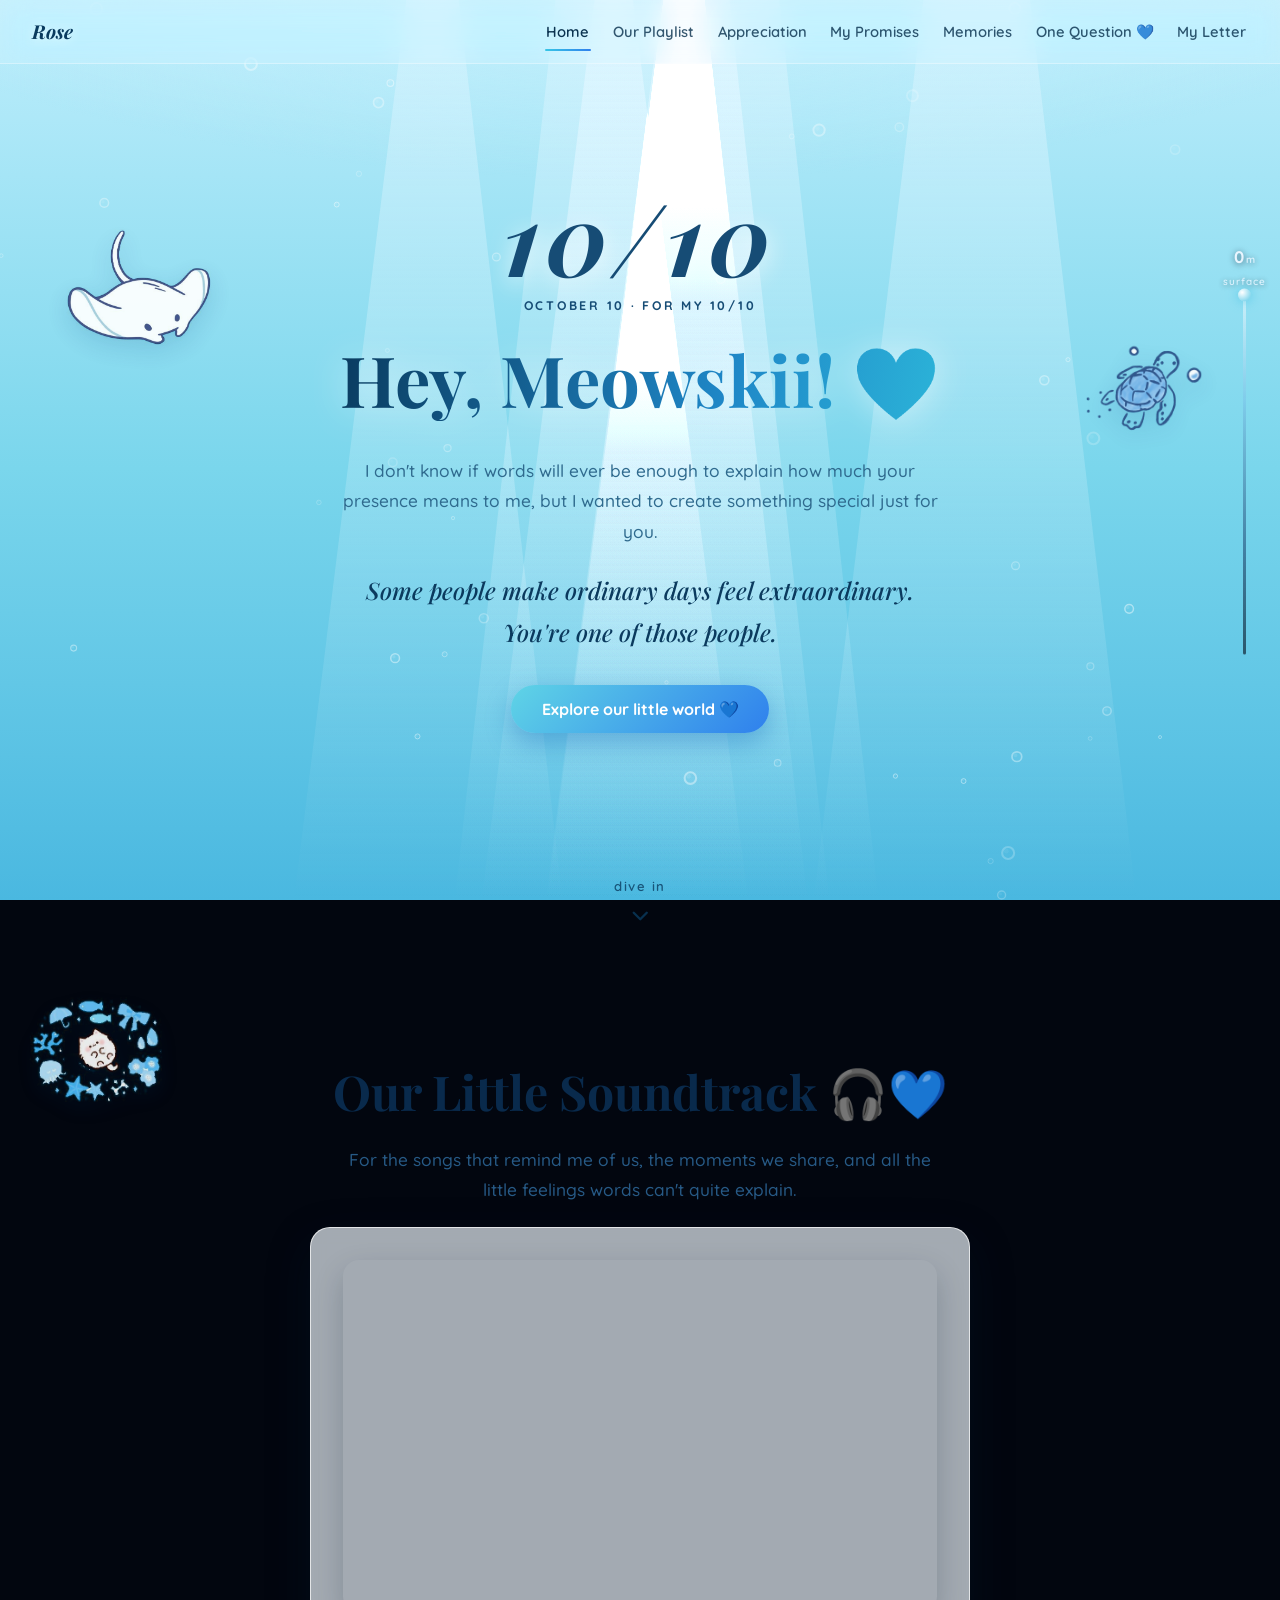
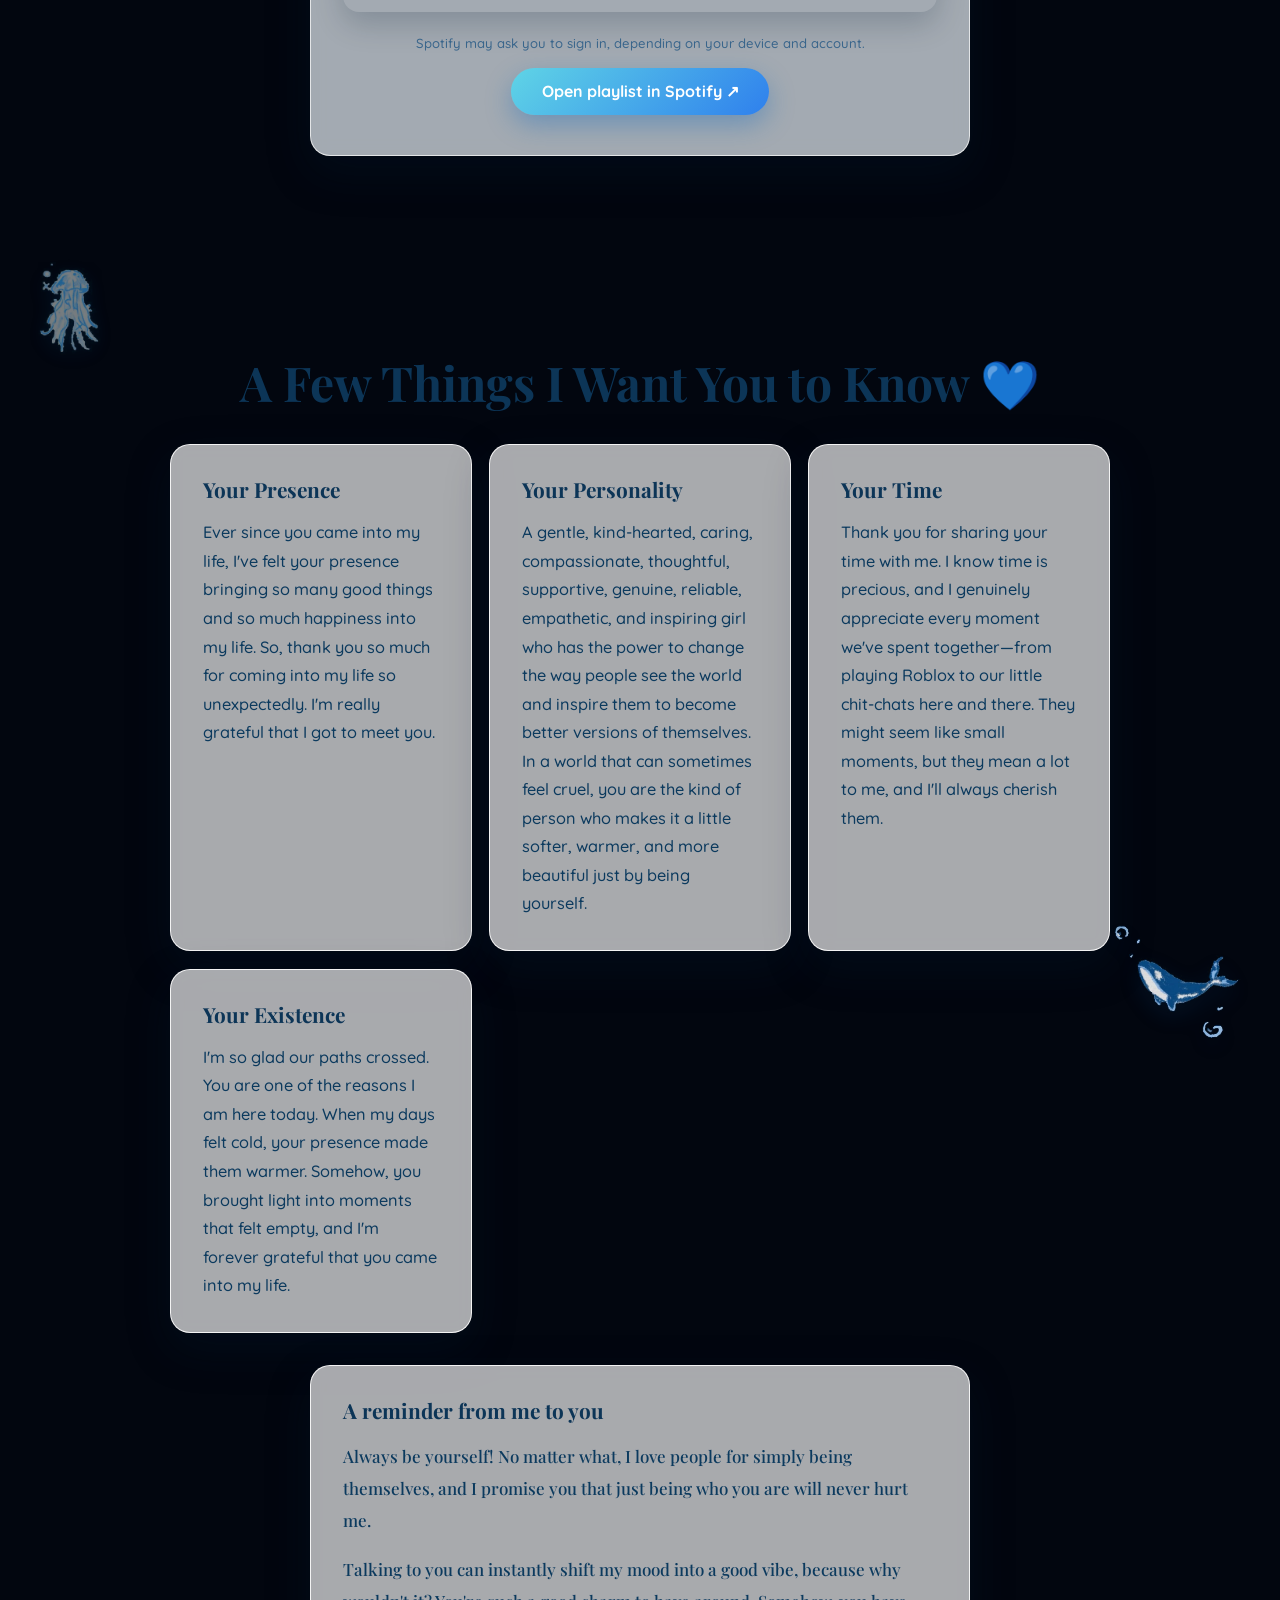
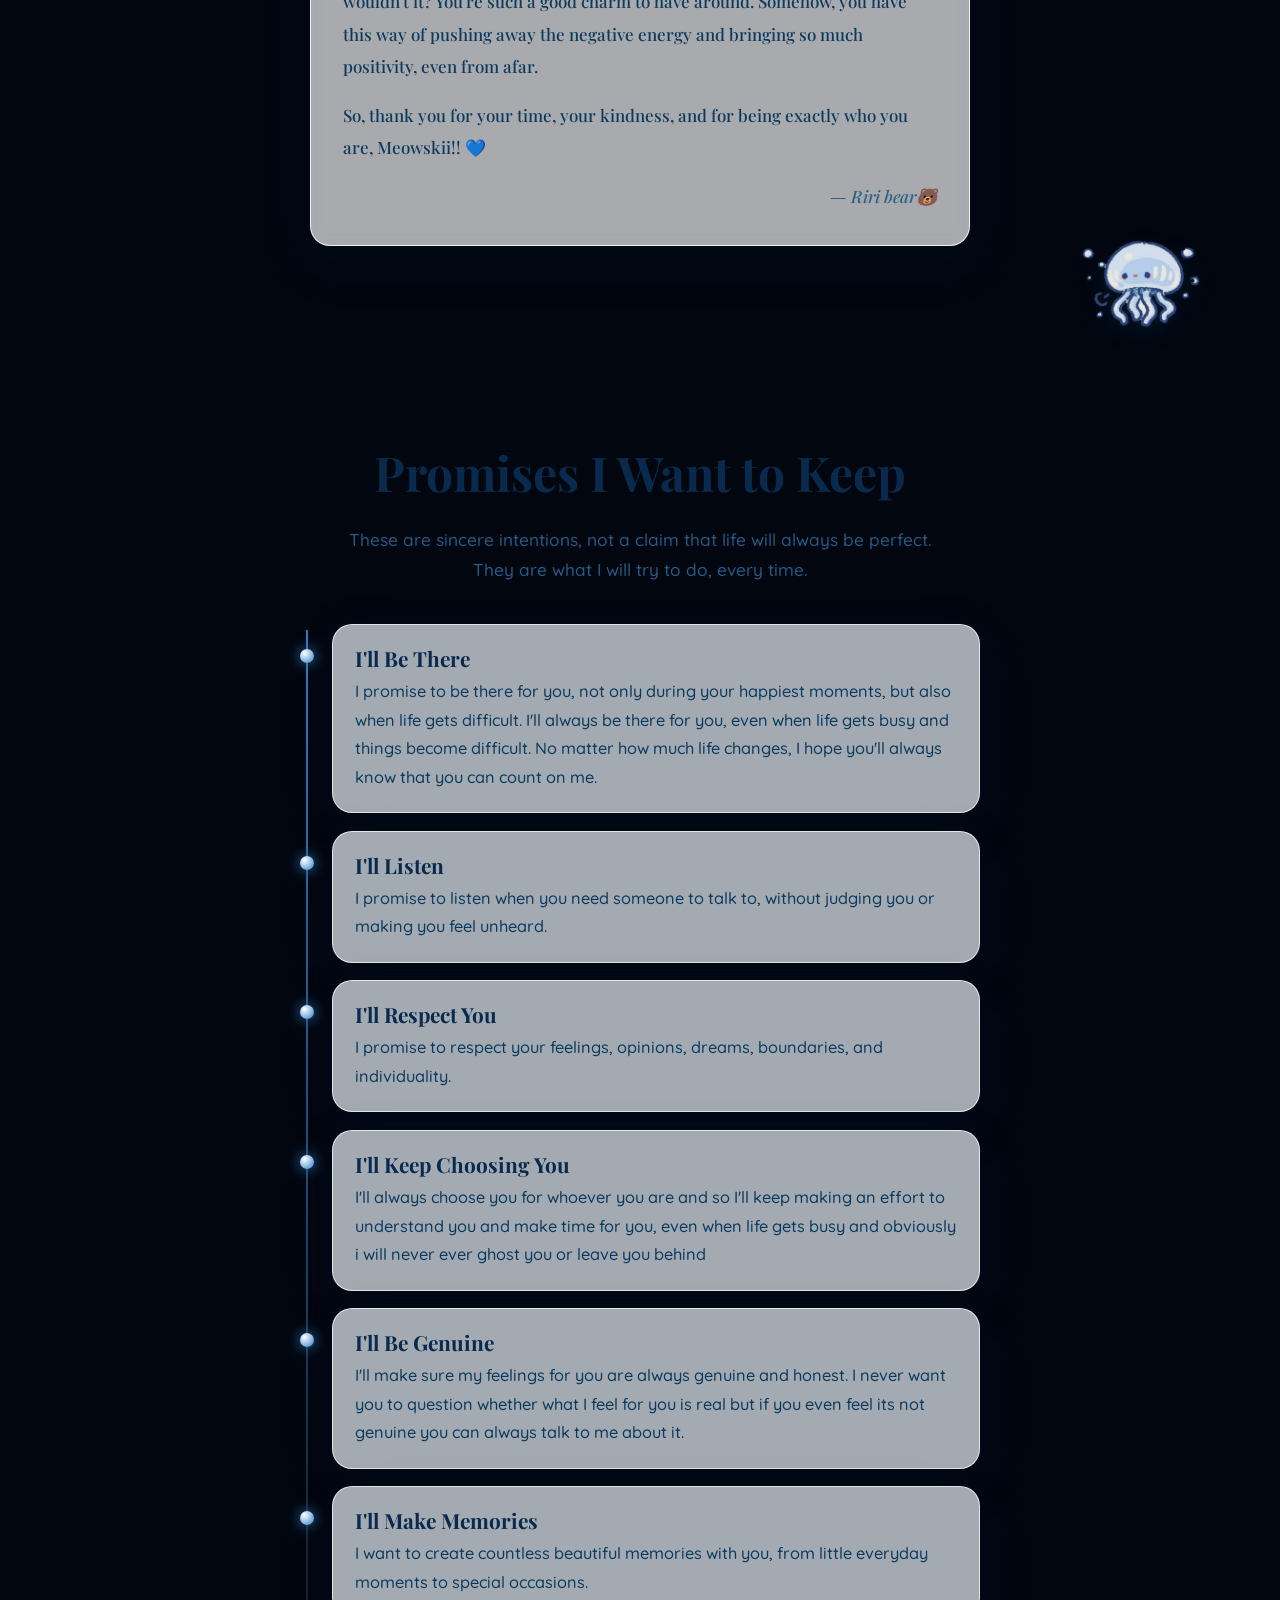
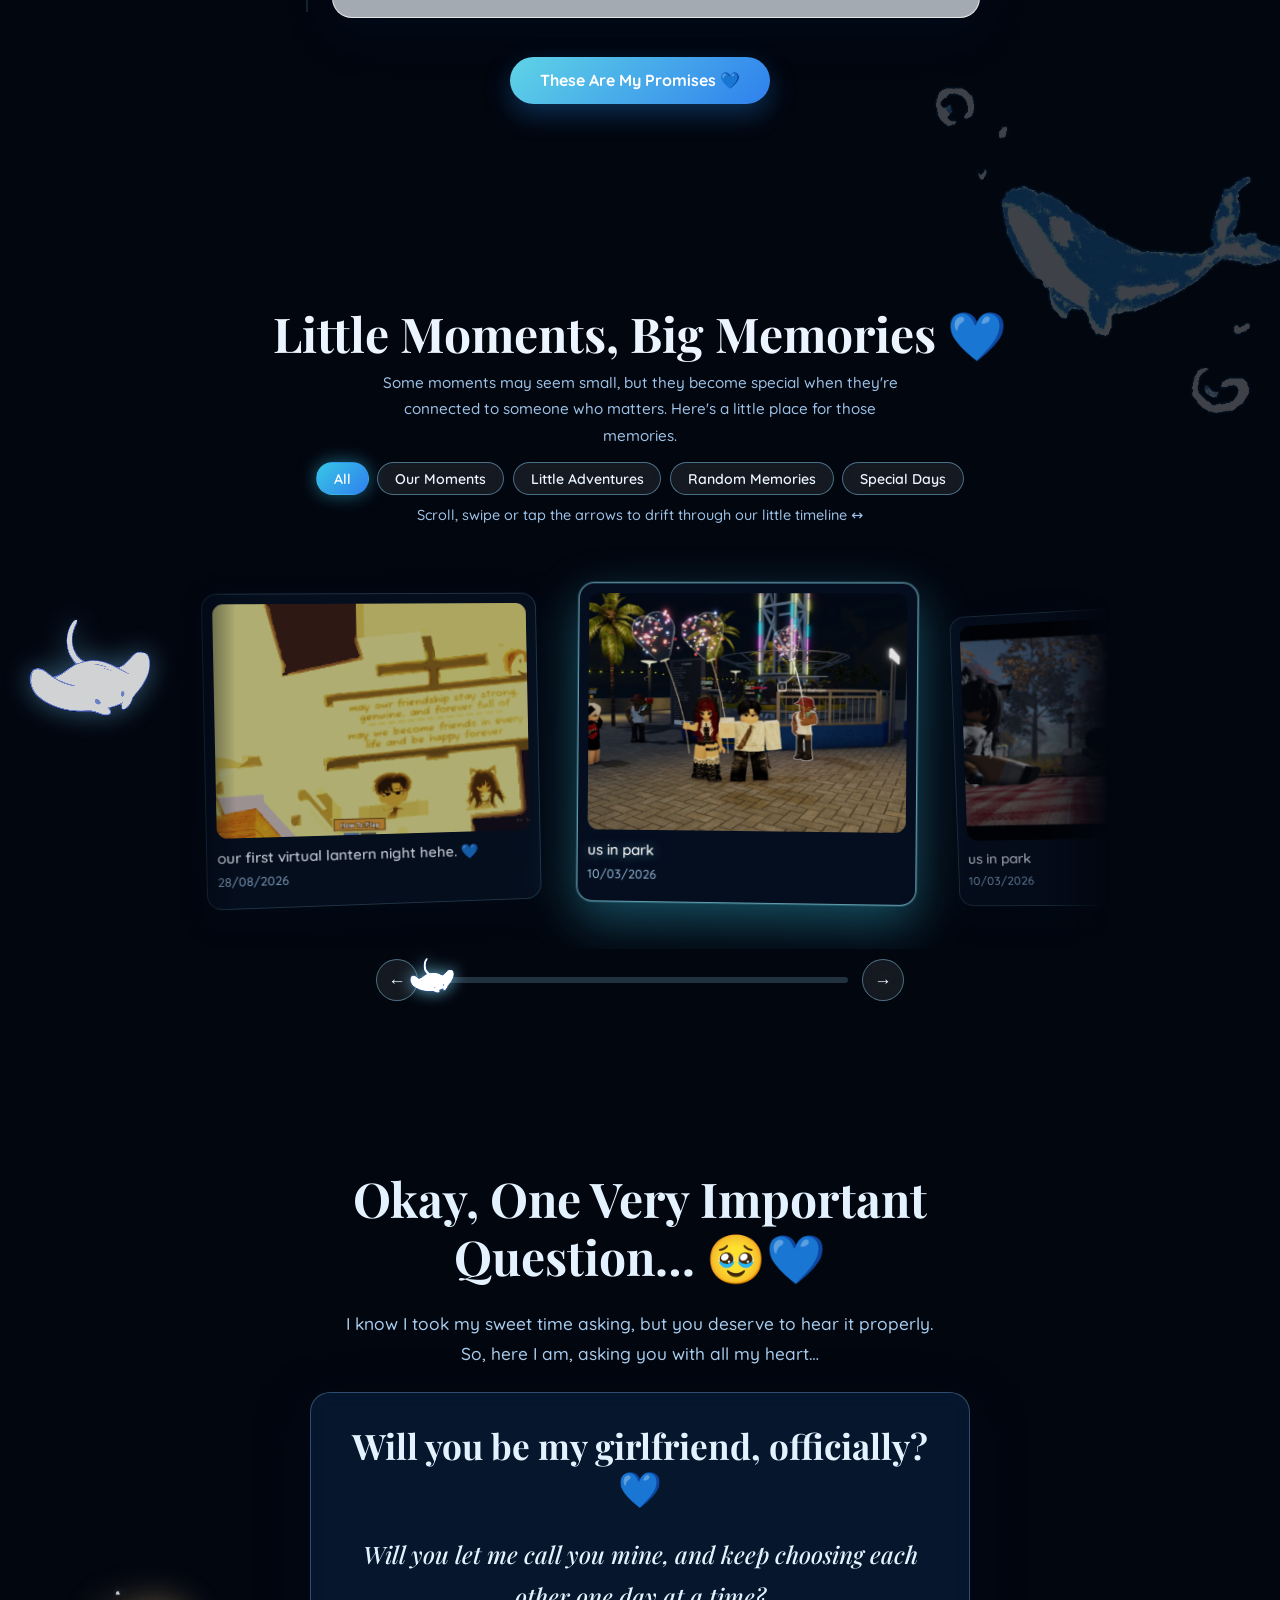
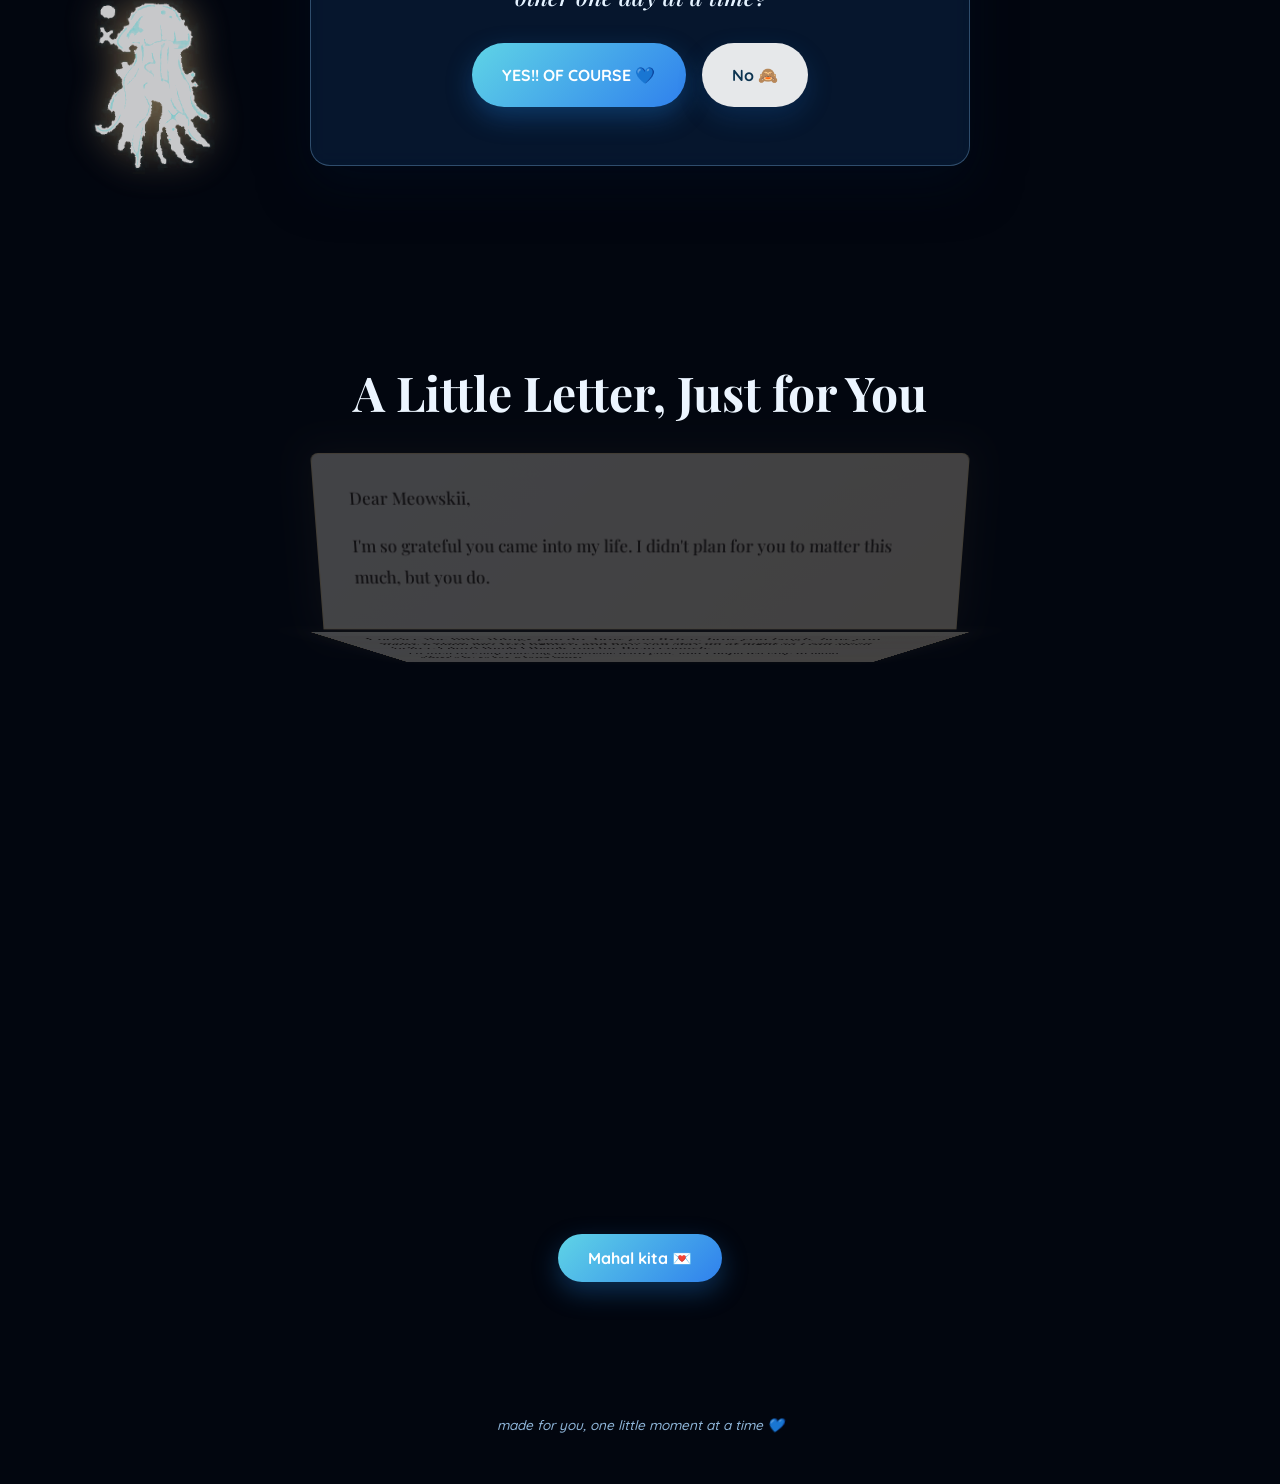
<file: index.html>
<!DOCTYPE html>
<html lang="en">

<head>
  <meta charset="utf-8">
  <meta name="viewport" content="width=device-width,initial-scale=1">
  <title>From Riri Bear🐻 to Meowskii😸 💙</title>
  <meta name="description" content="A little world made just for you — dive in.">

  <!-- Fonts: Playfair Display (headings) + Quicksand (body) -->
  <link rel="preconnect" href="https://fonts.googleapis.com">
  <link rel="preconnect" href="https://fonts.gstatic.com" crossorigin>
  <link
    href="https://fonts.googleapis.com/css2?family=Playfair+Display:ital,wght@0,500;0,700;1,500&family=Quicksand:wght@400;500;600;700&display=swap"
    rel="stylesheet">

  <style>
    /* =====================================================================
       A LITTLE WORLD FOR YOU — single-page "ocean dive"
       Scroll from the sunlit surface down into the dark abyss.
       To edit the words: change the text in the sections below.
       To edit photos: edit js/photos.js   •   Answer key: js/config.js
       ===================================================================== */

    :root {
      --r: 20px;
      --maxw: 940px;
      --nav-h: 64px;
      /* zone variables (overridden per-section) */
      --panel: rgba(255, 255, 255, .72);
      --border: rgba(255, 255, 255, .9);
      --ink: #0b3a5e;
      --sub: #2f6a8e;
      --accent: #1f8fc0;
      --panel-shadow: 0 16px 44px rgba(3, 26, 52, .28);
    }

    * { box-sizing: border-box }

    html {
      scroll-behavior: smooth;
      scroll-padding-top: calc(var(--nav-h) + 10px);
    }

    body {
      margin: 0;
      font: 500 1.02rem/1.75 Quicksand, system-ui, sans-serif;
      color: var(--ink);
      background: #02060f;
      min-height: 100vh;
      overflow-x: hidden;
    }

    /* ---------- fixed dive layers ---------- */
    #water, #sun, #fx, #vignette {
      position: fixed;
      inset: 0;
      pointer-events: none;
    }
    main { position: relative; z-index: 1 }
    #water {
      z-index: 0;
      /* recoloured by JS as you descend; this is the surface default */
      background: linear-gradient(180deg, #bfeefc 0%, #7ad6ec 52%, #4ab8e0 100%);
      transition: background .25s linear;
    }
    #sun {
      z-index: 0;
      background:
        radial-gradient(130% 70% at 50% -22%,
          rgba(255, 255, 255, .95) 0%,
          rgba(203, 243, 255, .55) 26%,
          rgba(203, 243, 255, 0) 60%);
    }
    #fx { z-index: 0 }
    #vignette {
      z-index: 0;
      opacity: 0;
      background:
        radial-gradient(120% 90% at 50% 42%,
          rgba(0, 10, 26, 0) 42%,
          rgba(0, 8, 22, .55) 78%,
          rgba(0, 5, 15, .9) 100%);
    }

    /* ---------- nav ---------- */
    .nav {
      position: sticky;
      top: 0;
      z-index: 20;
      height: var(--nav-h);
      display: flex;
      align-items: center;
      justify-content: space-between;
      gap: 1rem;
      padding: 0 clamp(1rem, 4vw, 2rem);
      background: rgba(230, 247, 255, .22);
      backdrop-filter: blur(14px) saturate(1.2);
      -webkit-backdrop-filter: blur(14px) saturate(1.2);
      border-bottom: 1px solid rgba(255, 255, 255, .35);
    }
    .brand {
      font-family: 'Playfair Display', serif;
      font-style: italic;
      font-weight: 700;
      font-size: 1.2rem;
      color: #0a3b5f;
      text-decoration: none;
      white-space: nowrap;
      text-shadow: 0 1px 10px rgba(255, 255, 255, .6);
    }
    .nav nav { display: flex; gap: clamp(.6rem, 1.6vw, 1.3rem) }
    .nav nav a {
      position: relative;
      color: #0b3350;
      text-decoration: none;
      font-size: .92rem;
      font-weight: 600;
      padding: .3rem .1rem;
      opacity: .82;
      transition: opacity .25s;
    }
    .nav nav a::after {
      content: "";
      position: absolute;
      left: 0; right: 0; bottom: -2px;
      height: 2px;
      border-radius: 2px;
      background: linear-gradient(90deg, #37c6e6, #2f80ed);
      transform: scaleX(0);
      transform-origin: left;
      transition: transform .3s ease;
    }
    .nav nav a:hover, .nav nav a[aria-current] { opacity: 1 }
    .nav nav a:hover::after, .nav nav a[aria-current]::after { transform: scaleX(1) }
    .menu {
      display: none;
      background: none; border: 0;
      font-size: 1.5rem; color: #0a3b5f; cursor: pointer; line-height: 1;
    }

    /* ---------- layout ---------- */
    .zone {
      position: relative;
      z-index: 1;
      padding: clamp(4rem, 11vh, 8rem) clamp(1rem, 4vw, 2rem);
    }
    .wrap {
      position: relative;
      z-index: 2;
      max-width: var(--maxw);
      margin: 0 auto;
    }
    .narrow { max-width: 660px }
    .center { text-align: center }

    h1, h2, h3 {
      font-family: 'Playfair Display', serif;
      line-height: 1.2;
      margin: 0 0 .5em;
      color: var(--ink);
    }
    h1 { font-size: clamp(2.4rem, 7vw, 4.4rem); letter-spacing: .5px }
    h2 { font-size: clamp(1.9rem, 4.4vw, 3rem) }
    h3 { font-size: 1.3rem }
    .sub {
      max-width: 60ch;
      margin: 0 auto 1.4rem;
      font-size: 1.08rem;
      color: var(--sub);
    }
    .quote {
      font-family: 'Playfair Display', serif;
      font-style: italic;
      font-size: clamp(1.2rem, 2.4vw, 1.5rem);
      color: var(--ink);
    }
    .sig { text-align: right; font-style: italic; color: var(--sub) }

    /* ---------- glass panels ---------- */
    .panel {
      background: var(--panel);
      border: 1px solid var(--border);
      border-radius: var(--r);
      padding: clamp(1.3rem, 3vw, 2rem);
      box-shadow: var(--panel-shadow);
      backdrop-filter: blur(10px) saturate(1.1);
      -webkit-backdrop-filter: blur(10px) saturate(1.1);
    }
    .panel h3 { margin-top: 0 }
    .panel p:last-child { margin-bottom: 0 }
    .paper {
      max-width: 660px;
      margin: 2rem auto 0;
      font-family: 'Playfair Display', serif;
      font-size: 1.06rem;
      line-height: 1.9;
    }
    .cards {
      display: grid;
      grid-template-columns: repeat(auto-fit, minmax(260px, 1fr));
      gap: 1.1rem;
      margin: 2rem 0;
    }

    [hidden] { display: none !important }

    /* ---------- buttons ---------- */
    .btn {
      --b1: #5fd4e6; --b2: #2f80ed;
      position: relative;
      display: inline-block;
      overflow: hidden;
      border: 0;
      padding: .85rem 1.9rem;
      border-radius: 999px;
      font: 700 1rem Quicksand, sans-serif;
      color: #fff;
      text-decoration: none;
      cursor: pointer;
      background: linear-gradient(135deg, var(--b1), var(--b2));
      box-shadow: 0 10px 26px rgba(28, 110, 190, .4);
      transition: transform .2s, box-shadow .2s;
    }
    .btn:hover { transform: translateY(-2px) scale(1.03); box-shadow: 0 14px 32px rgba(28, 110, 190, .5) }
    .btn:active { transform: translateY(0) scale(.99) }
    .btn::after {
      content: "";
      position: absolute;
      top: 0; left: -60%;
      width: 45%; height: 100%;
      background: rgba(255, 255, 255, .45);
      transform: skewX(-20deg);
      transition: left .6s;
    }
    .btn:hover::after { left: 135% }
    .btn.ghost {
      background: rgba(255, 255, 255, .9);
      color: #0b3350;
      box-shadow: 0 10px 26px rgba(28, 110, 190, .22);
    }
    .row { display: flex; gap: 1rem; justify-content: center; flex-wrap: wrap; margin: 1.6rem 0 }
    .note { font-size: .82rem; color: var(--sub); opacity: .85; margin-top: 1.2rem }

    :focus-visible { outline: 3px solid #ffd98a; outline-offset: 3px; border-radius: 6px }

    /* ---------- reveal-on-scroll (one motion language: settle in water) ---------- */
    .rise {
      opacity: 0;
      transform: translateY(30px) scale(.985);
      filter: blur(3px);
      transition: opacity .9s ease, transform .9s cubic-bezier(.2, .75, .25, 1), filter .9s ease;
    }
    .rise.show { opacity: 1; transform: none; filter: none }

    /* ===================================================================
       ZONE PALETTES — surface (bright) → abyss (dark)
       =================================================================== */
    .z-surface  { --panel: rgba(255,255,255,.72); --border: rgba(255,255,255,.92); --ink: #0b3a5e; --sub: #2f6a8e; --accent: #1f8fc0 }
    .z-shallows { --panel: rgba(255,255,255,.66); --border: rgba(255,255,255,.86); --ink: #0c3557; --sub: #2c6187; --accent: #1a86bd }
    .z-twilight { --panel: rgba(241,250,255,.68); --border: rgba(255,255,255,.7);  --ink: #092a4c; --sub: #275a86; --accent: #2f80c8 }
    .z-deep {
      --panel: rgba(13,42,82,.46); --border: rgba(130,185,230,.34);
      --ink: #e4f2ff; --sub: #a9cdee; --accent: #6fe6ea;
      --panel-shadow: 0 18px 50px rgba(0,14,34,.5);
    }
    .z-midnight {
      --panel: rgba(9,27,60,.52); --border: rgba(120,170,220,.3);
      --ink: #ecf5ff; --sub: #9ec3e8; --accent: #74e6ff;
      --panel-shadow: 0 18px 54px rgba(0,8,24,.6);
    }
    .z-abyss {
      --ink: #ecf5ff; --sub: #9ec3e8; --accent: #ffcf8a;
    }

    /* ---------- October 10 keepsake date ---------- */
    .special-date { margin: 0 auto 1.25rem; text-align: center; color: #164c75; }
    .special-date .date-number { display: block; font-family: 'Playfair Display', Georgia, serif; font-style: italic; font-weight: 700; font-size: clamp(3.4rem, 10vw, 6.2rem); line-height: .98; letter-spacing: .06em; text-shadow: 0 5px 24px rgba(255,255,255,.8); }
    .special-date .date-note { display: block; margin-top: .6rem; font-size: .78rem; letter-spacing: .22em; text-transform: uppercase; font-weight: 700; }
    .playlist-frame { width: 100%; min-height: 352px; border: 0; border-radius: 16px; display: block; box-shadow: 0 12px 30px rgba(3,26,52,.2); }
    .proposal-buttons { position: relative; min-height: 64px; }
    #proposal-result { margin-top: 1.25rem; }
    .proposal-note { font-size: .88rem; opacity: .85; }

    /* ---------- hero / surface ---------- */
    .hero {
      min-height: 100vh;
      display: flex;
      flex-direction: column;
      align-items: center;
      justify-content: center;
      text-align: center;
      padding-top: 0;
    }
    .hero h1 {
      background: linear-gradient(100deg, #0a3b5f, #1f87c7, #35d6e6, #1f87c7, #0a3b5f);
      background-size: 260% 100%;
      -webkit-background-clip: text; background-clip: text;
      color: transparent;
      animation: shine 9s linear infinite;
      filter: drop-shadow(0 2px 18px rgba(255, 255, 255, .5));
    }
    @keyframes shine { to { background-position: 260% 0 } }
    .hero .quote { margin: 1.4rem auto 2rem; max-width: 40ch }

    .dive-hint {
      position: absolute;
      left: 50%; bottom: 2.2rem;
      transform: translateX(-50%);
      display: flex; flex-direction: column; align-items: center; gap: .3rem;
      color: #0a3b5f;
      text-decoration: none;
      font-size: .82rem; font-weight: 600; letter-spacing: 1.5px;
      opacity: .8;
      animation: bob 2.4s ease-in-out infinite;
    }
    .dive-hint svg { width: 26px; height: 26px }
    @keyframes bob { 50% { transform: translate(-50%, 10px) } }

    /* ---------- promises: a descent line (depth increasing, not numbered) ---------- */
    .descent {
      list-style: none;
      max-width: 680px;
      margin: 2.4rem auto;
      padding: 0 0 0 2rem;
      position: relative;
    }
    .descent::before {
      content: "";
      position: absolute;
      left: 6px; top: 6px; bottom: 6px;
      width: 2px;
      background: linear-gradient(180deg, var(--accent), rgba(120, 200, 230, .15));
    }
    .descent li {
      position: relative;
      margin: 0 0 1.1rem;
      background: var(--panel);
      border: 1px solid var(--border);
      border-radius: var(--r);
      padding: 1.3rem 1.4rem;
      box-shadow: var(--panel-shadow);
      backdrop-filter: blur(10px);
      -webkit-backdrop-filter: blur(10px);
    }
    .descent li h3 { margin: 0 0 .4rem }
    .descent li p { margin: 0 }
    .descent li::before {
      content: "";
      position: absolute;
      left: -2.08rem; top: 1.5rem;
      width: 14px; height: 14px;
      border-radius: 50%;
      background: radial-gradient(circle at 32% 30%, #fff, var(--accent));
      box-shadow: 0 0 14px var(--accent);
    }

    /* ---------- your-promise answers ---------- */
    .q { max-width: 42ch; margin: 1.4rem auto }
    .answer { max-width: 540px; margin: 1.6rem auto 0; animation: fade .7s ease }
    @keyframes fade { from { opacity: 0; transform: translateY(10px) } }

    /* ---------- memories gallery ---------- */
    .tabs { display: flex; gap: .55rem; justify-content: center; flex-wrap: wrap; margin: 1.6rem 0 }
    .tabs button {
      border: 1px solid rgba(130, 200, 235, .5);
      background: rgba(255, 255, 255, .08);
      color: var(--ink);
      padding: .4rem 1.05rem;
      border-radius: 999px;
      font: 600 .88rem Quicksand, sans-serif;
      cursor: pointer;
      transition: background .25s, color .25s, border-color .25s;
      backdrop-filter: blur(6px);
    }
    .tabs button:hover { border-color: var(--accent) }
    .tabs button[aria-selected="true"] {
      background: linear-gradient(135deg, #37c6e6, #2f80ed);
      color: #fff; border-color: transparent;
      box-shadow: 0 0 18px rgba(55, 198, 230, .5);
    }
    .gallery {
      display: grid;
      grid-template-columns: repeat(auto-fill, minmax(232px, 1fr));
      gap: 1.1rem;
    }
    .photo {
      position: relative;
      border: 1px solid rgba(140, 205, 235, .25);
      background: rgba(10, 30, 62, .4);
      padding: .55rem .55rem .9rem;
      border-radius: 16px;
      cursor: pointer;
      text-align: left;
      font: inherit; color: var(--ink);
      box-shadow: 0 10px 30px rgba(0, 12, 30, .5);
      backdrop-filter: blur(8px);
      transition: transform .3s, box-shadow .3s;
      animation: fade .6s ease;
    }
    .photo:hover {
      transform: translateY(-5px) rotate(-1deg);
      box-shadow: 0 16px 38px rgba(55, 198, 230, .4);
    }
    .photo img {
      width: 100%; aspect-ratio: 4/3; object-fit: cover;
      border-radius: 11px; display: block;
    }
    .photo span { display: block; margin-top: .5rem; font-weight: 600; font-size: .95rem }
    .photo small { display: block; color: var(--sub); font-size: .8rem }
    .photo .play {
      position: absolute; top: 38%; left: 50%;
      transform: translate(-50%, -50%);
      width: 3rem; height: 3rem; line-height: 3rem;
      text-align: center; border-radius: 50%;
      background: rgba(255, 255, 255, .92); color: #2f80ed;
      box-shadow: 0 0 22px rgba(85, 200, 235, .9);
      padding-left: .15rem;
    }
    .empty { text-align: center; padding: 3rem; font-style: italic; color: var(--sub) }

    /* ---------- lightbox ---------- */
    .lightbox {
      position: fixed; inset: 0; z-index: 50;
      display: grid; place-items: center;
      padding: 1rem;
      background: rgba(2, 10, 24, .9);
      backdrop-filter: blur(6px);
    }
    .lightbox figure {
      margin: 0; max-width: 720px;
      background: rgba(10, 26, 54, .9);
      border: 1px solid rgba(130, 190, 230, .35);
      padding: .85rem; border-radius: var(--r); text-align: center;
      box-shadow: 0 20px 60px rgba(0, 0, 0, .6);
    }
    .lightbox img, .lightbox video { max-width: 100%; max-height: 66vh; border-radius: 12px }
    .lightbox figcaption { color: #cfe6fb; margin-top: .6rem; font-size: .92rem }
    .close {
      position: absolute; top: 1rem; right: 1rem;
      width: 46px; height: 46px; border-radius: 50%;
      border: 0; background: #fff; color: #0b3350;
      font-size: 1.4rem; cursor: pointer;
      box-shadow: 0 6px 20px rgba(0, 0, 0, .4);
    }

    /* ---------- letter (the warm treasure in the deep) ---------- */
    .letterpaper {
      max-width: 660px;
      margin: 2rem auto 0;
      background: #fff7ea;
      border: 1px solid rgba(255, 226, 165, .85);
      color: #3b3022;
      font-family: 'Playfair Display', serif;
      font-size: 1.08rem; line-height: 1.95;
      box-shadow:
        0 0 60px rgba(255, 196, 110, .35),
        0 24px 60px rgba(0, 0, 0, .5);
      backdrop-filter: none;
    }
    .letterpaper .quote { color: #5a4631 }
    .letterpaper .sig { color: #6b5944 }
    #burst span {
      position: fixed; bottom: -10px; z-index: 40;
      font-size: 1.8rem; pointer-events: none;
      animation: burstrise 4s ease-out forwards;
    }
    @keyframes burstrise {
      to { transform: translateY(-105vh) translateX(var(--dx, 0)) rotate(var(--rot, 20deg)); opacity: 0 }
    }

    /* ---------- envelope ---------- */
    .envelope {
      position: relative; width: min(320px, 90%); height: 210px;
      margin: 2rem auto 0; perspective: 900px; transition: margin .6s;
    }
    .envelope > * { position: absolute }
    .envelope .back { inset: 0; background: #4f9bea; border-radius: 8px; box-shadow: 0 14px 36px rgba(0, 20, 50, .5) }
    .envelope .letter {
      left: 7%; right: 7%; top: 14px; height: 165px;
      background: #fffdf8; color: #33415a; border-radius: 6px; padding: .9rem;
      font: 500 .9rem/1.6 Quicksand, sans-serif; overflow: auto; text-align: left; z-index: 2;
      box-shadow: 0 2px 10px rgba(30, 80, 150, .3);
      transform: translateY(0) scale(1);
      transition: transform .8s cubic-bezier(.3, .8, .3, 1);
    }
    .envelope .letter p { margin: 0 }
    .envelope .front { inset: 0; background: linear-gradient(160deg, #8fc3f7, #5aa0e8); border-radius: 8px; clip-path: polygon(0 0, 50% 56%, 100% 0, 100% 100%, 0 100%); z-index: 3 }
    .envelope .flap { left: 0; right: 0; top: 0; height: 60%; background: #3f88dd; clip-path: polygon(0 0, 100% 0, 50% 100%); transform-origin: top; z-index: 4; transform: rotateX(0deg); transition: transform .7s ease .8s, z-index 0s 1.15s }
    .envelope .seal { left: 50%; top: 56%; transform: translate(-50%, -50%); z-index: 5; font-size: 1.7rem; transition: opacity .3s, transform .4s; filter: drop-shadow(0 2px 4px rgba(0, 0, 0, .25)) }
    .envelope.open { margin-top: 10rem }
    .envelope.open .flap { transform: rotateX(180deg); z-index: 1; transition-delay: 0s }
    .envelope.open .letter { transform: translateY(-165px) scale(1.06); transition-delay: .7s }
    .envelope.open .seal { opacity: 0; transform: translate(-50%, -50%) scale(1.8) }

    /* ---------- depth gauge ---------- */
    #gauge {
      position: fixed; right: 14px; top: 50%;
      transform: translateY(-50%);
      z-index: 15;
      display: flex; flex-direction: column; align-items: center; gap: .5rem;
      color: #eaf6ff;
      font: 600 .72rem Quicksand, sans-serif;
      letter-spacing: .5px;
      text-shadow: 0 1px 6px rgba(0, 20, 40, .6);
      pointer-events: none;
    }
    .g-depth { font-size: 1.05rem; font-weight: 700; font-variant-numeric: tabular-nums }
    .g-depth small { font-size: .62rem; opacity: .8; margin-left: 1px }
    .g-zone { font-size: .62rem; opacity: .85; text-transform: lowercase; letter-spacing: 1px }
    .g-track {
      position: relative;
      width: 3px; height: 46vh; max-height: 360px;
      border-radius: 3px;
      background: linear-gradient(180deg, rgba(255, 255, 255, .55), rgba(120, 190, 230, .5) 30%, rgba(20, 50, 95, .5) 70%, rgba(3, 10, 24, .6));
    }
    #marker {
      position: absolute; left: 50%; top: 0;
      width: 13px; height: 13px; margin-left: -6.5px; margin-top: -6.5px;
      border-radius: 50%;
      background: radial-gradient(circle at 32% 30%, #fff, #58c8e6);
      box-shadow: 0 0 12px #58c8e6;
      transition: top .12s linear;
    }

    /* ---------- back to surface ---------- */
    .toSurface {
      position: fixed; right: 16px; bottom: 18px; z-index: 15;
      display: inline-flex; align-items: center; gap: .4rem;
      padding: .55rem .9rem;
      border: 1px solid rgba(255, 255, 255, .4);
      border-radius: 999px;
      background: rgba(14, 40, 78, .5);
      color: #eaf6ff;
      font: 600 .8rem Quicksand, sans-serif;
      cursor: pointer;
      backdrop-filter: blur(10px);
      opacity: 0; transform: translateY(10px); pointer-events: none;
      transition: opacity .3s, transform .3s, background .3s;
    }
    .toSurface.on { opacity: 1; transform: none; pointer-events: auto }
    .toSurface:hover { background: rgba(28, 80, 140, .7) }

    /* ---------- creatures (ambient, behind content) ---------- */
    .creature { position: absolute; z-index: 0; pointer-events: none; color: #fff }
    .z-surface .creature, .z-shallows .creature { color: #2a6a9e }
    .creature > svg, .creature > .lure { display: block }
    .float-x:not(.fish-r) > svg { animation: swimL 4.5s ease-in-out infinite }
    .fish-r > svg { transform: scaleX(-1); animation: swimR 4.5s ease-in-out infinite }
    @keyframes drift { 50% { transform: translateY(-14px) } }
    @keyframes driftR { 0% { transform: rotate(-4deg) } 50% { transform: rotate(4deg) translateY(-10px) } 100% { transform: rotate(-4deg) } }
    @keyframes jelly { 0% { transform: translateY(0) scaleY(1) } 50% { transform: translateY(-18px) scaleY(.92) } 100% { transform: translateY(0) scaleY(1) } }
    @keyframes swimL { 50% { transform: translateX(12px) } }
    @keyframes swimR { 0%, 100% { transform: scaleX(-1) } 50% { transform: scaleX(-1) translateX(-12px) } }

    .lure {
      width: 10px; height: 10px; border-radius: 50%;
      background: radial-gradient(circle at 40% 40%, #fff, #ffcf8a);
      box-shadow: 0 0 22px 6px rgba(255, 200, 120, .8), 0 0 60px 18px rgba(255, 170, 70, .35);
      animation: pulse 3.5s ease-in-out infinite;
    }
    @keyframes pulse { 50% { opacity: .55; transform: scale(.8) } }

    footer {
      position: relative; z-index: 1;
      text-align: center;
      padding: 2rem 1rem 3rem;
      color: #8fb6da;
      font-size: .85rem;
      font-style: italic;
    }

    /* ---------- horizontal memory journey ---------- */
    .memory-hint { text-align:center; color:var(--sub); font-size:.9rem; margin:.25rem 0 1rem; }
    .memory-viewport { position:sticky; top:calc(var(--nav-h) + 1rem); height:min(66vh, 620px); min-height:360px; display:flex; align-items:center; overflow:hidden; }
    .gallery { display:flex; flex-wrap:nowrap; align-items:center; gap:clamp(1rem,2.4vw,1.6rem); width:max-content; will-change:transform; padding:1rem clamp(1rem,4vw,2rem); }
    .photo { flex:0 0 clamp(250px, 34vw, 390px); width:clamp(250px, 34vw, 390px); }
    .photo img { aspect-ratio:4/4.7; object-fit:cover; }
    #memories { position:relative; }
    .abyss-lights { position:relative; height:115px; margin:1.4rem auto 0; max-width:560px; overflow:hidden; border-radius:18px; background:radial-gradient(ellipse at center,rgba(0,80,135,.25),transparent 70%); }
    .abyss-lights .glow-dot { position:absolute; width:5px; height:5px; border-radius:50%; background:#c9fbff; box-shadow:0 0 8px 3px rgba(102,229,255,.75),0 0 22px 8px rgba(56,171,255,.25); animation:deepBlink var(--blink,3s) ease-in-out infinite; animation-delay:var(--delay,0s); }
    @keyframes deepBlink { 0%,100% { opacity:.16; transform:scale(.7); } 45% { opacity:1; transform:scale(1.35); } 60% { opacity:.55; } }
    .letter-unfold { --hide:100%; --tilt:-12deg; --paper-opacity:.35; clip-path:inset(0 0 var(--hide) 0 round 3px); transform-origin:top center; transform:perspective(1000px) rotateX(var(--tilt)); opacity:var(--paper-opacity); will-change:clip-path,transform,opacity; }
    @media (max-width:600px) { .memory-viewport { height:58vh; min-height:330px; } .photo { flex-basis:78vw; width:78vw; } .gallery { padding-inline:1rem; } }

    /* ---------- pinned horizontal memory journey ---------- */
    #memories { position: relative; padding-top: 2rem; }
    .memory-stage { position: sticky; top: var(--nav-h); z-index: 2; display:flex; align-items:center; min-height: calc(100vh - var(--nav-h)); background: transparent; }
    .memory-stage > .wrap { width:100%; }
    .memory-viewport { position:relative; top:auto; height:min(55vh, 560px); min-height:300px; overflow:hidden; }
    #memories { overflow:visible; }
    #gallery { flex-shrink:0; }
    #playlist, #playlist .wrap, #playlist .panel, #playlist iframe { overflow-anchor:none; }
    #playlist iframe { display:block; }

    /* Ambient bioluminescence: scattered through the entire proposal zone, not its card. */
    #ask { position:relative; isolation:isolate; overflow:hidden; }
    #ask > .wrap { position:relative; z-index:2; }
    #ask .abyss-lights { position:absolute; z-index:0; inset:0; width:100%; height:100%; max-width:none; margin:0; border-radius:0; overflow:hidden; pointer-events:none; background:radial-gradient(ellipse at 50% 55%,rgba(0,55,105,.16),transparent 72%); }
    #ask .abyss-lights .glow-dot { width:3px; height:3px; box-shadow:0 0 7px 2px rgba(102,229,255,.5),0 0 18px 5px rgba(56,171,255,.16); }
    #ask .abyss-lights .depth-label { position:absolute; left:1rem; bottom:1rem; color:rgba(151,210,239,.32); font-size:.68rem; letter-spacing:.16em; text-transform:uppercase; }

    /* Real folded paper: three hinged panels open like a sheet folded into thirds. */
    .letter-fold-scene { max-width:660px; margin:2rem auto 0; perspective:1400px; transform-style:preserve-3d; }
    .letter-fold-panel { position:relative; padding:1.35rem clamp(1.2rem,4vw,2.2rem); background:linear-gradient(135deg,#fffaf0,#fff1d9); border:1px solid rgba(255,226,165,.85); color:#3b3022; font:500 1.08rem/1.85 'Playfair Display',serif; box-shadow:0 0 35px rgba(255,196,110,.16),0 12px 28px rgba(0,0,0,.22); transform-origin:top center; transform-style:preserve-3d; backface-visibility:hidden; will-change:transform,opacity; }
    .letter-fold-panel + .letter-fold-panel { border-top:1px dashed rgba(120,91,54,.34); }
    .letter-fold-panel p { margin:.35rem 0 1rem; }
    .letter-fold-panel .quote { color:#5a4631; }
    .letter-fold-panel .sig { color:#6b5944; text-align:right; }
    .fold-one { border-radius:8px 8px 0 0; }
    .fold-two { transform-origin:top center; }
    .fold-three { border-radius:0 0 8px 8px; transform-origin:top center; }
    @media (max-width:600px) { .memory-stage { min-height:calc(100svh - var(--nav-h)); } .memory-viewport { height:48vh; min-height:270px; } .letter-fold-panel { padding:1rem 1.15rem; } }

    /* ---------- responsive ---------- */
    @media (max-width: 820px) {
      .menu { display: block }
      .nav nav {
        position: absolute; top: 100%; left: 0; right: 0;
        flex-direction: column; gap: 0;
        background: rgba(10, 36, 70, .92);
        padding: .4rem 1rem 1rem;
        display: none;
        backdrop-filter: blur(14px);
        border-bottom: 1px solid rgba(255, 255, 255, .2);
      }
      .nav nav.open { display: flex }
      .nav nav a { color: #eaf6ff; padding: .7rem .2rem; opacity: .95 }
    }
    @media (max-width: 600px) {
      #gauge .g-track { display: none }
      #gauge { right: 10px; top: auto; bottom: 64px; transform: none; align-items: flex-end }
    }

    @media (prefers-reduced-motion: reduce) {
      html { scroll-behavior: auto }
      *, *::before, *::after { animation: none !important; transition: none !important }
      .rise { opacity: 1; transform: none; filter: none }
      #water { transition: none }
    }
    /* =====================================================================
       SEA CREATURES (illustrated cut-outs replacing the old CSS fish)
       ===================================================================== */
    .creature > img.sea { display:block; width:100%; height:auto; user-select:none; -webkit-user-drag:none; transform-origin:50% 55%; }
    .z-surface .creature .sea, .z-shallows .creature .sea, .z-twilight .creature .sea { opacity:.92; filter:drop-shadow(0 8px 12px rgba(20,80,140,.18)); }
    .z-shallows .creature .sea.a-jelly { filter:brightness(.6) saturate(1.9) contrast(1.1) drop-shadow(0 6px 10px rgba(20,80,140,.2)); opacity:.8; }
    .z-midnight .creature .sea, .z-deep .creature .sea { filter:brightness(2.1) saturate(.85) drop-shadow(0 0 14px rgba(120,205,255,.5)); opacity:.82; }
    .z-midnight .creature .sea.slow { opacity:.24; filter:brightness(1.9) saturate(.8) blur(.4px); }
    .z-abyss .creature .sea.glowy { filter:brightness(1.5) saturate(1.1) drop-shadow(0 0 20px rgba(255,207,138,.6)); opacity:.78; }
    .sea.a-glide  { animation:seaGlide 13s ease-in-out infinite }
    .sea.a-paddle { animation:seaPaddle 11s ease-in-out infinite }
    .sea.a-whale  { animation:seaWhale 18s ease-in-out infinite }
    .sea.a-jelly  { animation:seaJelly 6.5s ease-in-out infinite }
    .sea.a-drift  { animation:seaBob 5s ease-in-out infinite }
    .sea.slow     { animation-duration:26s }
    @keyframes seaGlide  { 0%,100% { transform:translate(0,0) rotate(-3deg) } 50% { transform:translate(30px,-14px) rotate(4deg) } }
    @keyframes seaPaddle { 0%,100% { transform:translate(0,0) rotate(-5deg) } 25% { transform:translate(10px,-9px) rotate(2deg) } 50% { transform:translate(20px,-2px) rotate(7deg) } 75% { transform:translate(8px,7px) rotate(0) } }
    @keyframes seaWhale  { 0%,100% { transform:translate(0,0) rotate(-2deg) } 50% { transform:translate(-34px,-16px) rotate(2.5deg) } }
    @keyframes seaJelly  { 0%,100% { transform:translateY(0) scale(1,1) } 40% { transform:translateY(-20px) scale(.96,1.05) } 70% { transform:translateY(-9px) scale(1.03,.97) } }
    @keyframes seaBob    { 50% { transform:translateY(-12px) rotate(2.5deg) } }

    /* =====================================================================
       MEMORY JOURNEY: smooth, tilting, parallax cards + progress swimmer
       ===================================================================== */
    .memory-viewport { perspective:1300px; -webkit-mask-image:linear-gradient(90deg,transparent 0,#000 7%,#000 93%,transparent 100%); mask-image:linear-gradient(90deg,transparent 0,#000 7%,#000 93%,transparent 100%); }
    .gallery { transform-style:preserve-3d; padding-block:1.6rem; }
    .photo { transform-origin:50% 60%; opacity:var(--o,1); transition:box-shadow .45s, border-color .45s; animation:none; will-change:transform,opacity; padding:.6rem .6rem 1rem; }
    .photo:hover { transform:none; box-shadow:0 16px 40px rgba(55,198,230,.4); }
    .photo .frame { overflow:hidden; border-radius:11px; height:clamp(150px,27vh,320px); background:rgba(10,30,62,.5); }
    .memory-viewport { height:auto !important; min-height:0 !important; padding:.2rem 0 .5rem; }
    .memory-stage .tabs { margin:.8rem 0 .5rem; }
    .memory-stage .sub { font-size:.95rem; margin:.4rem auto; }
    .memory-stage .memory-hint { margin:.2rem 0 .3rem; }
    .memory-stage h2 { margin-bottom:.15em; }
    .photo { flex-basis:clamp(240px,27vw,370px) !important; width:clamp(240px,27vw,370px) !important; }
    @media (max-width:600px) { .photo { flex-basis:72vw !important; width:72vw !important; } .photo .frame { height:clamp(170px,30vh,300px); } }
    .photo .frame img { width:100%; height:100%; aspect-ratio:auto; border-radius:0; object-fit:cover; display:block; will-change:transform; transition:filter .5s; filter:saturate(.9) brightness(.9); }
    .photo.is-active { border-color:rgba(150,235,255,.7); box-shadow:0 18px 50px rgba(55,198,230,.42), 0 0 0 1px rgba(150,235,255,.25); }
    .photo.is-active .frame img { filter:none; }
    .photo.is-active span { color:#fff; text-shadow:0 0 12px rgba(120,225,255,.55); }
    .photo .play { top:calc(.6rem + 50% * 0.82); }
    .memory-viewport:not(.in) .photo { opacity:0; }
    .memory-viewport.in .photo { animation:cardIn .95s cubic-bezier(.2,.8,.25,1) both; animation-delay:calc(var(--i,0) * 90ms); }
    @keyframes cardIn { from { opacity:0; translate:140px 30px; scale:.92; filter:blur(5px) } to { opacity:var(--o,1); translate:0 0; scale:1; filter:blur(0) } }
    .memory-hint { animation:hintNudge 2.8s ease-in-out infinite; }
    @keyframes hintNudge { 50% { transform:translateX(8px); opacity:.75 } }
    .memory-controls { display:flex; align-items:center; gap:.9rem; max-width:560px; margin:.6rem auto 0; padding:0 1rem; }
    .mc-btn { flex:0 0 auto; width:42px; height:42px; border-radius:50%; border:1px solid rgba(140,215,245,.45); background:rgba(255,255,255,.08); color:#eaf6ff; font:700 1.1rem Quicksand,sans-serif; cursor:pointer; backdrop-filter:blur(8px); transition:transform .2s, background .25s, box-shadow .25s; }
    .mc-btn:hover { background:rgba(80,200,235,.28); box-shadow:0 0 18px rgba(80,200,235,.5); transform:scale(1.08); }
    .mc-btn:active { transform:scale(.94); }
    .memory-progress { position:relative; flex:1; height:6px; border-radius:99px; background:rgba(150,205,240,.22); }
    .memory-progress .mp-fill { position:absolute; inset:0; border-radius:inherit; background:linear-gradient(90deg,#37c6e6,#8fe9ff); box-shadow:0 0 12px rgba(100,220,255,.7); transform-origin:left center; transform:scaleX(0); }
    .memory-progress .mp-swim { position:absolute; top:50%; left:0; width:46px; height:auto; transform:translate(-50%,-62%); filter:brightness(1.9) drop-shadow(0 0 8px rgba(130,225,255,.8)); pointer-events:none; }
    @media (max-width:600px) { .memory-controls { max-width:92%; } .mc-btn { width:38px; height:38px; } }
    @media (prefers-reduced-motion:reduce) {
      .memory-viewport { overflow-x:auto; -webkit-mask-image:none; mask-image:none; }
      .memory-viewport:not(.in) .photo { opacity:1; }
      .memory-controls { display:none; }
    }

    /* =====================================================================
       GOLDEN DEEP-OCEAN GLOW (appears when she says YES)
       ===================================================================== */
    #ask::before { content:""; position:absolute; inset:0; z-index:0; pointer-events:none; opacity:0; transition:opacity 3s ease;
      background:radial-gradient(ellipse at 50% 55%,rgba(255,196,96,.16),transparent 62%), radial-gradient(ellipse at 18% 85%,rgba(255,170,70,.10),transparent 45%), radial-gradient(ellipse at 85% 20%,rgba(255,210,130,.08),transparent 40%); }
    #ask.awake::before { opacity:1; }
    #ask .abyss-lights { opacity:0; transition:opacity 2.4s ease .3s; background:none; }
    #ask.awake .abyss-lights { opacity:1; }
    #ask .abyss-lights .glow-dot { width:4px; height:4px; background:#fff3c8; box-shadow:0 0 8px 3px rgba(255,208,110,.85), 0 0 22px 8px rgba(255,170,60,.38); animation:goldBlink var(--blink,3s) ease-in-out infinite; animation-delay:var(--delay,0s); }
    #ask .abyss-lights .glow-dot.mid { width:6px; height:6px; box-shadow:0 0 11px 4px rgba(255,208,110,.85), 0 0 30px 10px rgba(255,170,60,.34); }
    #ask .abyss-lights .glow-dot.big { width:9px; height:9px; background:#fff8dc; box-shadow:0 0 16px 6px rgba(255,214,120,.8), 0 0 46px 16px rgba(255,170,60,.3); }
    #ask .abyss-lights .glow-dot.drifty { animation:goldBlink var(--blink,3s) ease-in-out infinite, goldDrift var(--drift,12s) ease-in-out infinite alternate; animation-delay:var(--delay,0s), var(--delay,0s); }
    #ask .abyss-lights .depth-label { color:rgba(255,222,160,.5); text-shadow:0 0 10px rgba(255,190,90,.4); }
    @keyframes goldBlink { 0%,100% { opacity:.08; transform:scale(.6) } 40% { opacity:1; transform:scale(1.3) } 55% { opacity:.5; transform:scale(1) } 70% { opacity:.95; transform:scale(1.2) } }
    @keyframes goldDrift { to { translate:var(--dx,10px) var(--dy,-24px) } }
    #proposal-result { color:#fff3d6 !important; background:rgba(255,200,110,.10) !important; border:1px solid rgba(255,210,140,.38) !important; text-shadow:0 0 14px rgba(255,190,90,.35); }
    @media (prefers-reduced-motion:reduce) { #ask .abyss-lights .glow-dot { opacity:.8 } #ask::before { transition:none } }

    /* ---- phones / tablets: real horizontal swipe, normal vertical page scroll ---- */
    .mem-native .memory-stage { position:relative; top:auto; min-height:0; padding:1rem 0 1.5rem; }
    .mem-native .memory-viewport { overflow-x:auto; overflow-y:hidden; -webkit-overflow-scrolling:touch; scroll-snap-type:x proximity; overscroll-behavior-x:contain; touch-action:pan-x pan-y; scrollbar-width:none; }
    .mem-native .memory-viewport::-webkit-scrollbar { display:none; }
    .mem-native .gallery { transform:none !important; }
    .mem-native .photo { scroll-snap-align:center; }
    .mem-native .memory-hint { animation:hintNudge 2.8s ease-in-out infinite; }
  </style>
</head>

<body>
  <!-- fixed dive environment -->
  <div id="water"></div>
  <div id="sun"></div>
  <canvas id="fx" aria-hidden="true"></canvas>
  <div id="vignette"></div>

  <!-- depth gauge -->
  <aside id="gauge" aria-hidden="true">
    <div class="g-depth"><span id="meters">0</span><small>m</small></div>
    <div class="g-zone" id="zoneName">surface</div>
    <div class="g-track"><span id="marker"></span></div>
  </aside>

  <!-- nav -->
  <header class="nav">
    <a class="brand" href="#surface">Rose</a>
    <button class="menu" aria-label="Menu" aria-expanded="false">☰</button>
    <nav id="navLinks">
      <a href="#surface">Home</a>
      <a href="#playlist">Our Playlist</a>
      <a href="#appreciation">Appreciation</a>
      <a href="#promises">My Promises</a>
      <a href="#memories">Memories</a>
      <a href="#ask">One Question 💙</a>
      <a href="#letter">My Letter</a>
    </nav>
  </header>

  <main>

    <!-- ============ SURFACE / HERO ============ -->
    <section id="surface" class="zone z-surface hero">
      <div class="creature" style="top:17%;left:5%;width:clamp(96px,13vw,150px)" data-speed="0.05" aria-hidden="true">
        <img class="sea a-glide" src="images/sea/ray.png" alt="" loading="lazy" decoding="async">
      </div>
      <div class="creature" style="top:30%;right:6%;left:auto;width:clamp(78px,10vw,118px)" data-speed="0.09" aria-hidden="true">
        <img class="sea a-paddle" src="images/sea/turtle.png" alt="" loading="lazy" decoding="async">
      </div>
      <div class="wrap center">
        <div class="special-date rise" aria-label="October 10, for my ten out of ten">
          <span class="date-number">10/10</span>
          <span class="date-note">October 10 · for my 10/10</span>
        </div>
        <h1>Hey, Meowskii! 💙</h1>
        <p class="sub rise">I don't know if words will ever be enough to explain how much your presence means to me, but I wanted to create something special just for you.</p>
        <p class="quote rise">Some people make ordinary days feel extraordinary. You're one of those people.</p>
        <a class="btn rise" href="#playlist">Explore our little world 💙</a>
      </div>
      <a class="dive-hint" href="#playlist" aria-label="Dive in">
        <span>dive in</span>
        <svg viewBox="0 0 24 24" fill="none" stroke="currentColor" stroke-width="2.2" stroke-linecap="round" stroke-linejoin="round"><path d="M6 9l6 6 6-6"/></svg>
      </a>
    </section>

    <!-- ============ OUR PLAYLIST ============ -->
    <section id="playlist" class="zone z-twilight">
      <div class="creature" style="top:8%;left:2%;width:clamp(90px,11vw,140px)" data-speed="0.07" aria-hidden="true">
        <img class="sea a-drift" src="images/sea/cat.png" alt="" loading="lazy" decoding="async">
      </div>
      <div class="wrap narrow center">
        <h2 class="rise">Our Little Soundtrack 🎧💙</h2>
        <p class="sub rise">For the songs that remind me of us, the moments we share, and all the little feelings words can't quite explain.</p>
        <div class="panel rise">
          <iframe class="playlist-frame" title="Our Spotify playlist" src="https://open.spotify.com/embed/playlist/5FSvQ5WuuMOFujQyarjVpw?utm_source=generator&theme=0" width="100%" height="352" allow="autoplay; clipboard-write; encrypted-media; fullscreen; picture-in-picture" loading="lazy"></iframe>
          <p class="note">Spotify may ask you to sign in, depending on your device and account.</p>
          <a class="btn" href="https://open.spotify.com/playlist/5FSvQ5WuuMOFujQyarjVpw?si=8a61e9249ccd4a43" target="_blank" rel="noopener noreferrer">Open playlist in Spotify ↗</a>
        </div>
      </div>
    </section>

    <!-- ============ APPRECIATION / SHALLOWS ============ -->
    <section id="appreciation" class="zone z-shallows">
      <div class="creature" style="top:10%;left:3%;width:clamp(44px,5vw,64px)" data-speed="0.12" aria-hidden="true">
        <img class="sea a-jelly" src="images/sea/jelly-sketch.png" alt="" loading="lazy" decoding="async">
      </div>
      <div class="creature" style="top:58%;right:3%;left:auto;width:clamp(86px,11vw,130px)" data-speed="0.16" aria-hidden="true">
        <img class="sea a-whale" src="images/sea/whale.png" alt="" loading="lazy" decoding="async">
      </div>
      <div class="wrap">
        <h2 class="rise center">A Few Things I Want You to Know 💙</h2>
        <div class="cards">
          <article class="panel rise">
            <h3>Your Presence</h3>
            <p>Ever since you came into my life, I've felt your presence bringing so many good things and so much happiness into my life. So, thank you so much for coming into my life so unexpectedly. I'm really grateful that I got to meet you.</p>
          </article>
          <article class="panel rise">
            <h3>Your Personality</h3>
            <p>A gentle, kind-hearted, caring, compassionate, thoughtful, supportive, genuine, reliable, empathetic, and inspiring girl who has the power to change the way people see the world and inspire them to become better versions of themselves. In a world that can sometimes feel cruel, you are the kind of person who makes it a little softer, warmer, and more beautiful just by being yourself.</p>
          </article>
          <article class="panel rise">
            <h3>Your Time</h3>
            <p>Thank you for sharing your time with me. I know time is precious, and I genuinely appreciate every moment we've spent together—from playing Roblox to our little chit-chats here and there. They might seem like small moments, but they mean a lot to me, and I'll always cherish them.</p>
          </article>
          <article class="panel rise">
            <h3>Your Existence</h3>
            <p>I'm so glad our paths crossed. You are one of the reasons I am here today. When my days felt cold, your presence made them warmer. Somehow, you brought light into moments that felt empty, and I'm forever grateful that you came into my life.</p>
          </article>
        </div>
        <div class="panel paper rise">
          <h3>A reminder from me to you</h3>
          <p>Always be yourself! No matter what, I love people for simply being themselves, and I promise you that just being who you are will never hurt me.</p>
          <p>Talking to you can instantly shift my mood into a good vibe, because why wouldn't it? You're such a good charm to have around. Somehow, you have this way of pushing away the negative energy and bringing so much positivity, even from afar.</p>
          <p>So, thank you for your time, your kindness, and for being exactly who you are, Meowskii!! 💙</p>
          <p class="sig">— Riri bear🐻</p>
        </div>
      </div>
    </section>

    <!-- ============ PROMISES / TWILIGHT ============ -->
    <section id="promises" class="zone z-twilight">
      <div class="creature" style="top:13%;right:6%;left:auto;width:clamp(86px,10vw,124px)" data-speed="0.10" aria-hidden="true">
        <img class="sea a-jelly" src="images/sea/jelly-cute.png" alt="" loading="lazy" decoding="async">
      </div>
      <div class="wrap">
        <h2 class="rise center">Promises I Want to Keep</h2>
        <p class="sub rise center">These are sincere intentions, not a claim that life will always be perfect. They are what I will try to do, every time.</p>
        <ol class="descent">
          <li class="rise"><h3>I'll Be There</h3><p>I promise to be there for you, not only during your happiest moments, but also when life gets difficult. I'll always be there for you, even when life gets busy and things become difficult. No matter how much life changes, I hope you'll always know that you can count on me.</p></li>
          <li class="rise"><h3>I'll Listen</h3><p>I promise to listen when you need someone to talk to, without judging you or making you feel unheard.</p></li>
          <li class="rise"><h3>I'll Respect You</h3><p>I promise to respect your feelings, opinions, dreams, boundaries, and individuality.</p></li>
          <li class="rise"><h3>I'll Keep Choosing You</h3><p>I'll always choose you for whoever you are and so I'll keep making an effort to understand you and make time for you, even when life gets busy and obviously i will never ever ghost you or leave you behind</p></li>
          <li class="rise"><h3>I'll Be Genuine</h3><p>I'll make sure my feelings for you are always genuine and honest. I never want you to question whether what I feel for you is real but if you even feel its not genuine you can always talk to me about it.</p></li>
          <li class="rise"><h3>I'll Make Memories</h3><p>I want to create countless beautiful memories with you, from little everyday moments to special occasions.</p></li>
      
        </ol>
        <div class="center">
          <button class="btn" data-reveal="#closing">These Are My Promises 💙</button>
          <div id="closing" class="panel paper" hidden>
            <p>I know I'll get some things wrong. What I can promise is that I'll care, I'll own my mistakes, and I'll keep trying. That's all I really have to offer, and I mean every word of it.</p>
          </div>
        </div>
      </div>
    </section>

    <!-- ============ MEMORIES / MIDNIGHT ============ -->
    <section id="memories" class="zone z-midnight">
      <div class="creature" style="bottom:6%;left:2%;top:auto;width:clamp(80px,10vw,130px)" data-speed="0.06" aria-hidden="true">
        <img class="sea a-glide" src="images/sea/ray.png" alt="" loading="lazy" decoding="async">
      </div>
      <div class="creature" style="top:12%;right:-2%;left:auto;width:min(380px,62vw)" data-speed="0.05" aria-hidden="true">
        <img class="sea a-whale slow" src="images/sea/whale.png" alt="" loading="lazy" decoding="async">
      </div>
      <div class="memory-stage">
      <div class="wrap">
        <h2 class="rise center">Little Moments, Big Memories 💙</h2>
        <p class="sub rise center">Some moments may seem small, but they become special when they're connected to someone who matters. Here's a little place for those memories.</p>
        <div class="tabs" role="tablist"></div>
        <p class="memory-hint">Scroll, swipe or tap the arrows to drift through our little timeline ↔</p>
        <div class="memory-viewport" id="memory-viewport">
          <div class="gallery" id="gallery"></div>
        </div>
        <div class="memory-controls">
          <button class="mc-btn" id="mem-prev" type="button" aria-label="Previous memory">←</button>
          <div class="memory-progress" aria-hidden="true">
            <span class="mp-fill" id="mp-fill"></span>
            <img class="mp-swim" id="mp-swim" src="images/sea/ray.png" alt="">
          </div>
          <button class="mc-btn" id="mem-next" type="button" aria-label="Next memory">→</button>
        </div>
        <p class="empty" id="empty" hidden>No photos here yet. Add one in js/photos.js and it will appear here. 💙</p>
      </div>
      </div>
    </section>

    <!-- ============ THE QUESTION ============ -->
    <section id="ask" class="zone z-deep">
      <div class="creature" style="top:10%;left:3%;width:clamp(80px,10vw,120px)" data-speed="0.05" aria-hidden="true">
        <img class="sea a-paddle" src="images/sea/turtle.png" alt="" loading="lazy" decoding="async">
      </div>
      <div class="abyss-lights" id="abyss-lights" hidden aria-hidden="true"><span class="depth-label">1000 m · the deepest part of the ocean ✨</span></div>
      <div class="wrap center narrow">
        <h2 class="rise">Okay, One Very Important Question… 🥹💙</h2>
        <p class="sub rise">I know I took my sweet time asking, but you deserve to hear it properly. So, here I am, asking you with all my heart…</p>
        <div class="panel rise">
          <h3 style="font-size:clamp(1.5rem,4vw,2.2rem)">Will you be my girlfriend, officially? 💙</h3>
          <p class="quote">Will you let me call you mine, and keep choosing each other one day at a time?</p>
          <div class="row proposal-buttons" id="proposal-buttons">
            <button class="btn" id="proposal-yes" type="button">YES!! OF COURSE 💙</button>
            <button class="btn ghost" id="proposal-no" type="button">No 🙈</button>
          </div>
          <p id="proposal-result" class="paper" hidden></p>
         
        </div>
      </div>
    </section>

    <!-- ============ LETTER / ABYSS ============ -->
    <section id="letter" class="zone z-abyss">
      <div class="creature" style="top:18%;left:7%;width:clamp(90px,10vw,130px)" data-speed="0.08" aria-hidden="true">
        <img class="sea a-jelly glowy" src="images/sea/jelly-sketch.png" alt="" loading="lazy" decoding="async">
      </div>
      <div class="wrap">
        <h2 class="rise center">A Little Letter, Just for You</h2>
        <!-- Tip: replace [her name] and [Your name] below -->
        <div class="letter-fold-scene" id="letter-paper" aria-label="A letter unfolding as you scroll">
          <div class="letter-fold-panel fold-one">
            <p>Dear Meowskii,</p>
            <p>I'm so grateful you came into my life. I didn't plan for you to matter this much, but you do.</p>
          </div>
          <div class="letter-fold-panel fold-two">
            <p>I notice the little things you do: how you listen, how you laugh, how you make a plain day feel lighter, and how you stay up at night so i can sleep better. I don't think I thank you for them enough.</p>
            <p>I'd love to keep making memories with you, and I hope we stay in each other's lives for a long time.</p>
          </div>
          <div class="letter-fold-panel fold-three">
            <p>I also want you to know that your feelings matter to me. Whatever happens, I want you to be happy, and I'll respect whatever you choose.</p>
            <p class="quote">No matter how many words I write, I don't think I'll ever fully explain how much I appreciate having you in my life. Thank you for being you. 💙</p>
            <p class="sig">— Your Riri bear🐻</p>
          </div>
        </div>
        <div class="center" style="margin-top:2rem">
          <button class="btn" id="keepBtn">Mahal kita 💌</button>
          <div id="burst" aria-hidden="true"></div>
        </div>
      </div>
    </section>

    <footer>made for you, one little moment at a time 💙</footer>
  </main>

  <!-- lightbox (shared by the gallery) -->
  <div class="lightbox" id="lb" hidden role="dialog" aria-modal="true" aria-label="Photo">
    <button class="close" aria-label="Close">✕</button>
    <figure>
      <img alt="">
      <video controls playsinline preload="none" hidden></video>
      <figcaption></figcaption>
    </figure>
  </div>

  <button class="toSurface" aria-label="Back to the surface">↑ surface</button>

  <!-- your editable data (unchanged workflow) -->
  <script src="js/photos.js"></script>
  <script src="js/config.js"></script>

  <script>
    (function () {
      "use strict";
      var $ = function (s, r) { return (r || document).querySelector(s); };
      var $$ = function (s, r) { return [].slice.call((r || document).querySelectorAll(s)); };
      var RM = window.matchMedia && matchMedia('(prefers-reduced-motion: reduce)').matches;

      /* -------------------------------------------------- dive colours */
      // top / mid / bottom gradient stops at each depth (0 = surface, 1 = abyss)
      var STOPS = [
        { t: 0.00, c: [[191, 238, 252], [122, 214, 236], [74, 184, 224]] },
        { t: 0.16, c: [[128, 205, 232], [70, 162, 208], [43, 120, 186]] },
        { t: 0.38, c: [[52, 133, 196], [31, 96, 160], [22, 70, 130]] },
        { t: 0.58, c: [[26, 86, 150], [17, 55, 110], [12, 38, 82]] },
        { t: 0.80, c: [[12, 40, 86], [8, 24, 58], [5, 15, 38]] },
        { t: 1.00, c: [[5, 15, 38], [3, 9, 24], [1, 4, 12]] }
      ];
      function lerp(a, b, k) { return Math.round(a + (b - a) * k); }
      function gradAt(t) {
        var i = 0; while (i < STOPS.length - 1 && t > STOPS[i + 1].t) i++;
        var a = STOPS[i], b = STOPS[Math.min(i + 1, STOPS.length - 1)];
        var k = b.t === a.t ? 0 : (t - a.t) / (b.t - a.t);
        var out = [];
        for (var j = 0; j < 3; j++) out.push([lerp(a.c[j][0], b.c[j][0], k), lerp(a.c[j][1], b.c[j][1], k), lerp(a.c[j][2], b.c[j][2], k)]);
        return out;
      }
      function rgb(c) { return 'rgb(' + c[0] + ',' + c[1] + ',' + c[2] + ')'; }

      var water = $('#water'), sun = $('#sun'), vig = $('#vignette');
      var meters = $('#meters'), marker = $('#marker'), zoneName = $('#zoneName');
      var toSurface = $('.toSurface');
      var MAX_DEPTH = 1040;
      var scrollT = 0;

      function zoneLabel(d) {
        if (d < 60) return 'surface';
        if (d < 200) return 'sunlight zone';
        if (d < 600) return 'twilight zone';
        if (d < 1000) return 'midnight zone';
        return 'the abyss';
      }

      function updateScroll() {
        var h = document.documentElement.scrollHeight - innerHeight;
        var t = h > 0 ? Math.min(1, Math.max(0, scrollY / h)) : 0;
        scrollT = t;
        var g = gradAt(t);
        water.style.background = 'linear-gradient(180deg,' + rgb(g[0]) + ' 0%,' + rgb(g[1]) + ' 52%,' + rgb(g[2]) + ' 100%)';
        sun.style.opacity = Math.max(0, 1 - t / 0.4);
        vig.style.opacity = Math.min(.92, t * 1.05);
        var d = Math.round(t * MAX_DEPTH);
        if (meters) meters.textContent = d;
        if (zoneName) zoneName.textContent = zoneLabel(d);
        if (marker) marker.style.top = (t * 100) + '%';
        if (toSurface) toSurface.classList.toggle('on', scrollY > 500);
        // parallax creatures (skip if reduced motion)
        if (!RM) {
          for (var i = 0; i < creatures.length; i++) {
            var el = creatures[i];
            var r = el.getBoundingClientRect();
            var off = (r.top + r.height / 2) - innerHeight / 2;
            el.style.transform = 'translate3d(0,' + (-off * el._speed) + 'px,0)';
          }
        }
      }

      var creatures = $$('.creature');
      creatures.forEach(function (el) { el._speed = parseFloat(el.getAttribute('data-speed')) || 0.08; });

      var ticking = false;
      function onScroll() {
        if (ticking) return; ticking = true;
        requestAnimationFrame(function () { updateScroll(); ticking = false; });
      }
      addEventListener('scroll', onScroll, { passive: true });
      addEventListener('resize', updateScroll);

      /* -------------------------------------------------- canvas FX */
      var cv = $('#fx'), ctx = cv.getContext('2d'), DPR = Math.min(2, window.devicePixelRatio || 1);
      var W = 0, H = 0, bubbles = [], snow = [], rays = [];
      function resize() {
        W = cv.width = Math.floor(innerWidth * DPR);
        H = cv.height = Math.floor(innerHeight * DPR);
        cv.style.width = innerWidth + 'px'; cv.style.height = innerHeight + 'px';
        buildParticles();
      }
      function rand(a, b) { return a + Math.random() * (b - a); }
      function buildParticles() {
        var area = (innerWidth * innerHeight) / 26000;
        var nb = Math.min(70, Math.max(22, Math.round(area)));
        bubbles = [];
        for (var i = 0; i < nb; i++) bubbles.push(newBubble(true));
        var ns = Math.min(150, Math.max(40, Math.round(area * 1.6)));
        snow = [];
        for (var j = 0; j < ns; j++) snow.push({ x: Math.random() * W, y: Math.random() * H, r: rand(.4, 1.6) * DPR, s: rand(.08, .35) * DPR, sw: rand(0, 6.28), sa: rand(.2, .7) * DPR });
        rays = [];
        for (var k = 0; k < 6; k++) rays.push({ x: rand(.05, .95), w: rand(40, 120) * DPR, sw: rand(0, 6.28), sp: rand(.0003, .0009), skew: rand(-.25, .25) });
      }
      function newBubble(spread) {
        return { x: Math.random() * W, y: spread ? Math.random() * H : H + 10, r: rand(1.2, 6) * DPR, s: rand(.4, 1.5) * DPR, ph: rand(0, 6.28), amp: rand(4, 16) * DPR, a: rand(.25, .7) };
      }
      function draw(ts) {
        ctx.clearRect(0, 0, W, H);
        var t = scrollT;

        // god rays near the surface
        var rayA = Math.max(0, (0.46 - t) / 0.46) * 0.5;
        if (rayA > 0.01) {
          ctx.save();
          ctx.globalCompositeOperation = 'lighter';
          for (var i = 0; i < rays.length; i++) {
            var ry = rays[i];
            var sway = Math.sin(ts * ry.sp + ry.sw) * 40 * DPR;
            var x = ry.x * W + sway;
            var grd = ctx.createLinearGradient(0, 0, 0, H);
            grd.addColorStop(0, 'rgba(220,245,255,' + rayA + ')');
            grd.addColorStop(1, 'rgba(220,245,255,0)');
            ctx.fillStyle = grd;
            ctx.beginPath();
            ctx.moveTo(x - ry.w / 2, 0);
            ctx.lineTo(x + ry.w / 2, 0);
            ctx.lineTo(x + ry.w / 2 + ry.w * ry.skew + H * 0.12, H);
            ctx.lineTo(x - ry.w / 2 + ry.w * ry.skew - H * 0.12, H);
            ctx.closePath(); ctx.fill();
          }
          ctx.restore();
        }

        // marine snow (more visible as you go deeper)
        var snowA = Math.min(.8, Math.max(0, (t - 0.32) / 0.6));
        if (snowA > 0.02) {
          for (var j = 0; j < snow.length; j++) {
            var p = snow[j];
            p.y += p.s; p.sw += 0.01;
            p.x += Math.sin(p.sw) * 0.15 * DPR;
            if (p.y > H + 4) { p.y = -4; p.x = Math.random() * W; }
            ctx.globalAlpha = snowA * (p.sa);
            ctx.fillStyle = '#dbeeff';
            ctx.beginPath(); ctx.arc(p.x, p.y, p.r, 0, 6.2832); ctx.fill();
          }
          ctx.globalAlpha = 1;
        }

        // rising bubbles (glow more in the deep)
        var deep = t > 0.55;
        if (deep) { ctx.shadowBlur = 10 * DPR; ctx.shadowColor = 'rgba(130,230,245,.9)'; }
        for (var b = 0; b < bubbles.length; b++) {
          var o = bubbles[b];
          o.y -= o.s; o.ph += 0.02;
          o.x += Math.sin(o.ph) * 0.3 * DPR;
          if (o.y < -12) { bubbles[b] = newBubble(false); continue; }
          ctx.globalAlpha = o.a * (deep ? 0.9 : 0.75);
          ctx.strokeStyle = deep ? 'rgba(150,235,250,.9)' : 'rgba(255,255,255,.85)';
          ctx.lineWidth = Math.max(1, o.r * 0.35);
          ctx.beginPath(); ctx.arc(o.x, o.y, o.r, 0, 6.2832); ctx.stroke();
          ctx.globalAlpha = o.a * 0.35;
          ctx.fillStyle = deep ? 'rgba(120,220,240,.5)' : 'rgba(255,255,255,.5)';
          ctx.beginPath(); ctx.arc(o.x - o.r * 0.3, o.y - o.r * 0.3, o.r * 0.4, 0, 6.2832); ctx.fill();
        }
        ctx.shadowBlur = 0; ctx.globalAlpha = 1;

        if (!RM) requestAnimationFrame(draw);
      }

      resize();
      addEventListener('resize', resize);
      if (RM) { draw(0); } else { requestAnimationFrame(draw); }
      document.addEventListener('visibilitychange', function () {
        if (!document.hidden && !RM) requestAnimationFrame(draw);
      });

      /* -------------------------------------------------- nav + scroll-spy */
      var menuBtn = $('.menu'), navLinks = $('#navLinks');
      menuBtn.addEventListener('click', function () {
        var open = navLinks.classList.toggle('open');
        menuBtn.setAttribute('aria-expanded', open);
      });
      $$('#navLinks a').forEach(function (a) {
        a.addEventListener('click', function () { navLinks.classList.remove('open'); menuBtn.setAttribute('aria-expanded', false); });
      });
      var sections = $$('main > section[id]');
      var spy = new IntersectionObserver(function (es) {
        es.forEach(function (e) {
          if (e.isIntersecting) {
            var id = e.target.id;
            $$('#navLinks a').forEach(function (a) {
              if (a.getAttribute('href') === '#' + id) a.setAttribute('aria-current', 'true');
              else a.removeAttribute('aria-current');
            });
          }
        });
      }, { rootMargin: '-45% 0px -50% 0px' });
      sections.forEach(function (s) { spy.observe(s); });

      toSurface.addEventListener('click', function () { scrollTo({ top: 0, behavior: RM ? 'auto' : 'smooth' }); });

      /* -------------------------------------------------- reveal on scroll */
      if (RM) {
        $$('.rise').forEach(function (el) { el.classList.add('show'); });
      } else {
        var io = new IntersectionObserver(function (es) {
          es.forEach(function (e) {
            if (e.isIntersecting) {
              var sibs = $$('.rise', e.target.parentNode);
              var idx = sibs.indexOf(e.target);
              e.target.style.transitionDelay = Math.min(idx, 5) * 90 + 'ms';
              e.target.classList.add('show');
              io.unobserve(e.target);
            }
          });
        }, { threshold: 0.14 });
        $$('.rise').forEach(function (el) { io.observe(el); });
      }

      /* -------------------------------------------------- horizontal memory gallery
         Smooth, inertia-driven horizontal journey. Desktop: while the stage is pinned,
         the wheel drives the photos. Touch: native vertical scroll drives them.
         Either way the position is eased (lerp) and every card reacts to how close
         it is to the centre (3D tilt, scale, parallax, glow). Arrows + keys too. */
      var memorySection = $('#memories'), memoryViewport = $('#memory-viewport'), galleryTrack = $('#gallery'), memoryStage = $('.memory-stage');
      var mpFill = $('#mp-fill'), mpSwim = $('#mp-swim'), memPrev = $('#mem-prev'), memNext = $('#mem-next');
      var memoryDistance = 0, memoryProgress = 0, memoryTarget = 0, memoryCurrent = 0, memoryRaf = 0, memoryInView = false, memoryActive = -1;
      var memCenters = [], memCards = [];
      var memoryWheelMode = !!(window.matchMedia && matchMedia('(hover: hover) and (pointer: fine)').matches && !RM);
      if (!memoryWheelMode && memorySection) memorySection.classList.add('mem-native'); // phones/tablets: real horizontal swipe
      function navHeight() { return parseFloat(getComputedStyle(document.documentElement).getPropertyValue('--nav-h')) || 64; }
      function clamp01(v) { return Math.max(0, Math.min(1, v)); }
      function paintMemoryJourney() {
        if (!galleryTrack || !memoryViewport) return;
        var x = -memoryDistance * memoryCurrent;
        if (memoryWheelMode) galleryTrack.style.transform = 'translate3d(' + x.toFixed(2) + 'px,0,0)';
        if (mpFill) mpFill.style.transform = 'scaleX(' + memoryCurrent.toFixed(4) + ')';
        if (mpSwim) mpSwim.style.left = (memoryCurrent * 100).toFixed(2) + '%';
        if (RM) return;
        var vw = memoryViewport.clientWidth, mid = vw / 2, best = -1, bestD = 1e9;
        for (var i = 0; i < memCards.length; i++) {
          var d = (memCenters[i] + x - mid) / (vw * 0.55), ad = Math.min(Math.abs(d), 1.5), c = memCards[i];
          var sc = 1 - ad * 0.1, ry = -d * 16, rz = (i % 2 ? 1 : -1) * ad * 2.2, ty = ad * 16;
          c.style.transform = 'translateY(' + ty.toFixed(1) + 'px) rotateY(' + ry.toFixed(2) + 'deg) rotate(' + rz.toFixed(2) + 'deg) scale(' + sc.toFixed(3) + ')';
          c.style.setProperty('--o', (1 - Math.min(ad, 1) * 0.45).toFixed(3));
          var im = c.firstChild && c.firstChild.firstChild; if (im && im.style) im.style.transform = 'translateX(' + (-d * 22).toFixed(1) + 'px) scale(1.14)';
          if (Math.abs(d) < bestD) { bestD = Math.abs(d); best = i; }
        }
        if (best !== memoryActive) {
          if (memCards[memoryActive]) memCards[memoryActive].classList.remove('is-active');
          if (memCards[best]) memCards[best].classList.add('is-active');
          memoryActive = best;
        }
      }
      function memoryLoop() {
        memoryRaf = 0;
        var diff = memoryTarget - memoryCurrent;
        if (Math.abs(diff) < 0.0004) { memoryCurrent = memoryTarget; paintMemoryJourney(); return; }
        memoryCurrent += diff * 0.11;
        paintMemoryJourney();
        memoryRaf = requestAnimationFrame(memoryLoop);
      }
      function kickMemory() { if (!memoryRaf) memoryRaf = requestAnimationFrame(memoryLoop); }
      function sizeMemoryJourney() {
        if (!memorySection || !memoryViewport || !galleryTrack || !memoryStage) return;
        memCards = $$('.photo', galleryTrack);
        memCenters = memCards.map(function (c) { return c.offsetLeft + c.offsetWidth / 2; });
        if (memoryWheelMode) {
          memoryDistance = Math.max(0, galleryTrack.scrollWidth - memoryViewport.clientWidth + 24);
          memorySection.style.paddingBottom = '0px';
          memoryTarget = clamp01(memoryTarget); memoryCurrent = clamp01(memoryCurrent);
        } else {
          memoryDistance = Math.max(0, galleryTrack.scrollWidth - memoryViewport.clientWidth);
          memorySection.style.paddingBottom = '';
          memoryCurrent = memoryTarget = memoryDistance ? clamp01(memoryViewport.scrollLeft / memoryDistance) : 0;
        }
        memoryActive = -1;
        paintMemoryJourney();
      }
      var memoryScrollTick = 0;
      function updateMemoryJourney() {
        // native swipe: the viewport scrolls itself; we only read its position
        if (memoryWheelMode || memoryScrollTick) return;
        memoryScrollTick = requestAnimationFrame(function () {
          memoryScrollTick = 0;
          memoryCurrent = memoryTarget = memoryDistance ? clamp01(memoryViewport.scrollLeft / memoryDistance) : 0;
          paintMemoryJourney();
        });
      }
      function memoryStageIsPinned() {
        if (!memoryStage || !memorySection || !memoryDistance) return false;
        var navH = navHeight(), r = memoryStage.getBoundingClientRect();
        return r.top <= navH + 2 && r.bottom > navH + 80 && memorySection.getBoundingClientRect().bottom > navH + 80;
      }
      function memoryGoTo(p) {
        p = clamp01(p);
        if (memoryWheelMode) { memoryTarget = p; kickMemory(); }
        else { memoryViewport.scrollTo({ left: p * memoryDistance, behavior: RM ? 'auto' : 'smooth' }); }
      }
      function memoryStep(dir) {
        if (!memCards.length || !memoryDistance) return;
        var vw = memoryViewport.clientWidth, x = memoryDistance * (memoryWheelMode ? memoryTarget : memoryCurrent), i, idx = 0, bd = 1e9;
        for (i = 0; i < memCenters.length; i++) { var dd = Math.abs(memCenters[i] - vw / 2 - x); if (dd < bd) { bd = dd; idx = i; } }
        var k = Math.max(0, Math.min(memCards.length - 1, idx + dir));
        memoryGoTo((memCenters[k] - vw / 2) / memoryDistance);
      }
      if (memPrev) memPrev.addEventListener('click', function () { memoryStep(-1); });
      if (memNext) memNext.addEventListener('click', function () { memoryStep(1); });
      addEventListener('keydown', function (e) {
        if (e.key !== 'ArrowRight' && e.key !== 'ArrowLeft') return;
        if (!lbClosed() || (memoryWheelMode && !memoryStageIsPinned())) return;
        memoryStep(e.key === 'ArrowRight' ? 1 : -1);
      });
      function lbClosed() { var l = $('#lb'); return !l || l.hidden; }
      if (memoryWheelMode) {
        addEventListener('wheel', function (event) {
          if (!memoryStageIsPinned() || !memoryDistance || event.ctrlKey) return;
          var delta = Math.abs(event.deltaX) > Math.abs(event.deltaY) ? event.deltaX : event.deltaY;
          if (event.deltaMode === 1) delta *= 16;
          if ((delta > 0 && memoryTarget < 1) || (delta < 0 && memoryTarget > 0)) {
            event.preventDefault();
            memoryTarget = clamp01(memoryTarget + delta / memoryDistance);
            kickMemory();
          }
        }, { passive: false });
      } else if (memoryViewport) {
        memoryViewport.addEventListener('scroll', updateMemoryJourney, { passive: true });
      }
      addEventListener('resize', sizeMemoryJourney);
      if (memoryViewport && 'IntersectionObserver' in window) {
        new IntersectionObserver(function (es) {
          es.forEach(function (e) { if (e.isIntersecting) { memoryInView = true; memoryViewport.classList.add('in'); } });
        }, { threshold: 0.2 }).observe(memoryViewport);
      } else { memoryInView = true; if (memoryViewport) memoryViewport.classList.add('in'); }

      /* -------------------------------------------------- promises reveal */
      $$('[data-reveal]').forEach(function (b) {
        b.addEventListener('click', function () {
          var t = $(b.dataset.reveal); if (!t) return;
          t.hidden = false;
          t.scrollIntoView({ behavior: RM ? 'auto' : 'smooth', block: 'center' });
        });
      });

      /* -------------------------------------------------- your-promise answers */
      $$('[data-answer]').forEach(function (b) {
        b.addEventListener('click', function () {
          $$('.answer').forEach(function (a) { a.hidden = true; });
          var t = $(b.dataset.answer); if (t) t.hidden = false;
          sendAnswer(b.textContent.trim());
        });
      });
      function sendAnswer(a) {
        if (typeof WEB3FORMS_KEY === 'undefined' || !WEB3FORMS_KEY) return;
        fetch('https://api.web3forms.com/submit', {
          method: 'POST',
          headers: { 'Content-Type': 'application/json', Accept: 'application/json' },
          body: JSON.stringify({ access_key: WEB3FORMS_KEY, subject: 'Her answer 💙', from_name: 'Our Little World', answer: a, time: new Date().toLocaleString() })
        }).catch(function () { });
      }

      /* -------------------------------------------------- envelope */
      var env = $('#env'), envBtn = $('#envBtn');
      if (env && envBtn) envBtn.addEventListener('click', function () { env.classList.toggle('open'); });

      /* -------------------------------------------------- keep letter (rising hearts) */
      var kb = $('#keepBtn');
      if (kb) kb.addEventListener('click', function () {
        var bu = $('#burst');
        for (var i = 0; i < 26; i++) {
          (function () {
            var s = document.createElement('span');
            s.textContent = i % 2 ? '💙' : '🤍';
            s.style.left = Math.random() * 100 + 'vw';
            s.style.fontSize = (1.1 + Math.random() * 1.6) + 'rem';
            s.style.setProperty('--dx', (Math.random() * 80 - 40) + 'px');
            s.style.setProperty('--rot', (Math.random() * 60 - 30) + 'deg');
            s.style.animationDelay = (Math.random() * 0.8) + 's';
            s.style.animationDuration = (3 + Math.random() * 2) + 's';
            bu.appendChild(s);
            setTimeout(function () { s.remove(); }, 5600);
          })();
        }
        kb.textContent = '💙';
      });

      /* -------------------------------------------------- memories gallery */
      var g = $('#gallery');
      if (g) {
        var hasData = (typeof PHOTOS !== 'undefined') && Array.isArray(PHOTOS);
        var cats = (typeof CATEGORIES !== 'undefined') ? CATEGORIES : ['All'];
        var photos = hasData ? PHOTOS : [];
        var tabs = $('.tabs'), lb = $('#lb'), cur = 'All';
        function show() {
          g.innerHTML = '';
          var list = photos.filter(function (p) { return cur === 'All' || p.cat === cur; });
          $('#empty').hidden = list.length > 0;
          list.forEach(function (p, idx) {
            var b = document.createElement('button');
            b.className = 'photo';
            var v = p.type === 'video';
            b.style.setProperty('--i', Math.min(idx, 10));
            b.innerHTML = '<div class="frame"><img loading="lazy" alt="' + (p.caption || '') + '" src="' + (v ? (p.poster || '') : p.src) + '"></div>' +
              (v ? '<span class="play" aria-hidden="true">▶</span>' : '') +
              '<span>' + (p.caption || '') + '</span><small>' + (p.date || '') + '</small>';
            b.addEventListener('click', function () {
              var vi = $('video', lb), im = $('img', lb);
              vi.hidden = !v; im.hidden = v;
              if (v) { vi.src = p.src; vi.poster = p.poster || ''; }
              else { im.src = p.src; im.alt = p.caption || ''; }
              $('figcaption', lb).textContent = (p.caption || '') + ' — ' + (p.date || '');
              lb.hidden = false; $('.close').focus();
            });
            g.appendChild(b);
          });
          memoryProgress = memoryTarget = 0; memoryCurrent = 0; if (memoryViewport) memoryViewport.scrollLeft = 0;
          if (memoryViewport) { memoryViewport.classList.remove('in'); void memoryViewport.offsetWidth; if (memoryInView) memoryViewport.classList.add('in'); }
        }
        cats.forEach(function (c) {
          var b = document.createElement('button');
          b.textContent = c; b.setAttribute('role', 'tab'); b.setAttribute('aria-selected', c === cur);
          b.addEventListener('click', function () {
            cur = c;
            $$('button', tabs).forEach(function (x) { x.setAttribute('aria-selected', x === b); });
            show();
            requestAnimationFrame(sizeMemoryJourney);
          });
          tabs.appendChild(b);
        });
        function close() { lb.hidden = true; var v = $('video', lb); v.pause(); v.removeAttribute('src'); }
        $('.close').addEventListener('click', close);
        lb.addEventListener('click', function (e) { if (e.target === lb) close(); });
        addEventListener('keydown', function (e) { if (e.key === 'Escape') close(); });
        show();
        requestAnimationFrame(sizeMemoryJourney);
      }

      /* -------------------------------------------------- scroll-driven paper folding: unfold along horizontal creases */
      var letterPaper = $('#letter-paper');
      var letterFolds = letterPaper ? $$('.letter-fold-panel', letterPaper) : [];
      function updateLetterUnfold() {
        if (!letterPaper || !letterFolds.length) return;
        var r = letterPaper.getBoundingClientRect();
        var p = RM ? 1 : Math.max(0, Math.min(1, (innerHeight * .88 - r.top) / (Math.min(r.height, innerHeight * .9) * .82)));
        letterFolds.forEach(function(panel, i) {
          var local = Math.max(0, Math.min(1, (p - i * .27) / .42));
          var angle = (1 - local) * (i === 0 ? 0 : -88);
          if (i === 0) angle = (1 - local) * -8;
          panel.style.transform = 'perspective(1000px) rotateX(' + angle.toFixed(2) + 'deg)';
          panel.style.opacity = String(.35 + local * .65);
          panel.style.filter = 'brightness(' + (.72 + local * .28) + ')';
        });
      }
      addEventListener('scroll', updateLetterUnfold, { passive:true });
      addEventListener('resize', updateLetterUnfold);

      function createAbyssLights() {
        var field = $('#abyss-lights'), ask = $('#ask'); if (!field || field.querySelector('.glow-dot')) return;
        field.hidden = false;
        var frag = document.createDocumentFragment(), N = 64, i, dot;
        for (i = 0; i < N; i++) {
          dot = document.createElement('span');
          dot.className = 'glow-dot' + (i % 9 === 0 ? ' big' : i % 3 === 0 ? ' mid' : '') + (i % 4 === 0 ? ' drifty' : '');
          dot.style.left = (2 + Math.random() * 96) + '%';
          dot.style.top = (3 + Math.random() * 94) + '%';
          dot.style.setProperty('--blink', (2.2 + Math.random() * 4.8).toFixed(2) + 's');
          dot.style.setProperty('--delay', (-Math.random() * 6).toFixed(2) + 's');
          dot.style.setProperty('--dx', (Math.random() * 40 - 20).toFixed(0) + 'px');
          dot.style.setProperty('--dy', (Math.random() * -46 - 6).toFixed(0) + 'px');
          dot.style.setProperty('--drift', (9 + Math.random() * 10).toFixed(1) + 's');
          frag.appendChild(dot);
        }
        field.appendChild(frag);
        // fade the whole golden field in once, on the next frame so the transition runs
        requestAnimationFrame(function () { requestAnimationFrame(function () { if (ask) ask.classList.add('awake'); }); });
      }

      document.addEventListener('proposal-accepted', createAbyssLights);
      updateScroll();
      updateLetterUnfold();
      requestAnimationFrame(sizeMemoryJourney);
    })();
  </script>

  <script>
    (function () {
      const yes = document.getElementById('proposal-yes');
      const no = document.getElementById('proposal-no');
      const result = document.getElementById('proposal-result');
      const buttons = document.getElementById('proposal-buttons');
      if (!yes || !no || !result || !buttons) return;

      function saveAnswer(answer) {
        const record = { answer, answeredAt: new Date().toISOString() };
        try { localStorage.setItem('littleWorld67ProposalAnswer', JSON.stringify(record)); } catch (_) {}
        // GitHub Pages cannot store a shared response by itself. If configured,
        // Web3Forms sends the answer to the owner's email for access across devices.
        if (typeof WEB3FORMS_KEY !== 'undefined' && WEB3FORMS_KEY) {
          fetch('https://api.web3forms.com/submit', {
            method: 'POST', headers: { 'Content-Type': 'application/json', Accept: 'application/json' },
            body: JSON.stringify({ access_key: WEB3FORMS_KEY, subject: 'She answered the big question 💙', from_name: 'Our Little World', answer, time: new Date().toLocaleString() })
          }).catch(function () {});
        }
      }

      yes.addEventListener('click', function () {
        const answer = 'YES!! She said yes to being my girlfriend 💙';
        saveAnswer(answer);
        result.textContent = "ayyyyy maraming salamat po! Don't forget to take a ss of it hehe!";
        result.hidden = false;
        document.dispatchEvent(new CustomEvent('proposal-accepted'));
        yes.textContent = 'Yayyyyyyyyyyyyyy!';
        no.hidden = true;
      });

      no.addEventListener('click', function () {
        no.textContent = 'try again blehhhhh 😝';
        const maxX = Math.max(0, buttons.clientWidth - no.offsetWidth);
        const maxY = 26;
        no.style.position = 'relative';
        no.style.left = (Math.random() * maxX - maxX / 2) + 'px';
        no.style.top = (Math.random() * maxY - maxY / 2) + 'px';
      });
    })();
  </script>

</body>

</html>
</file>
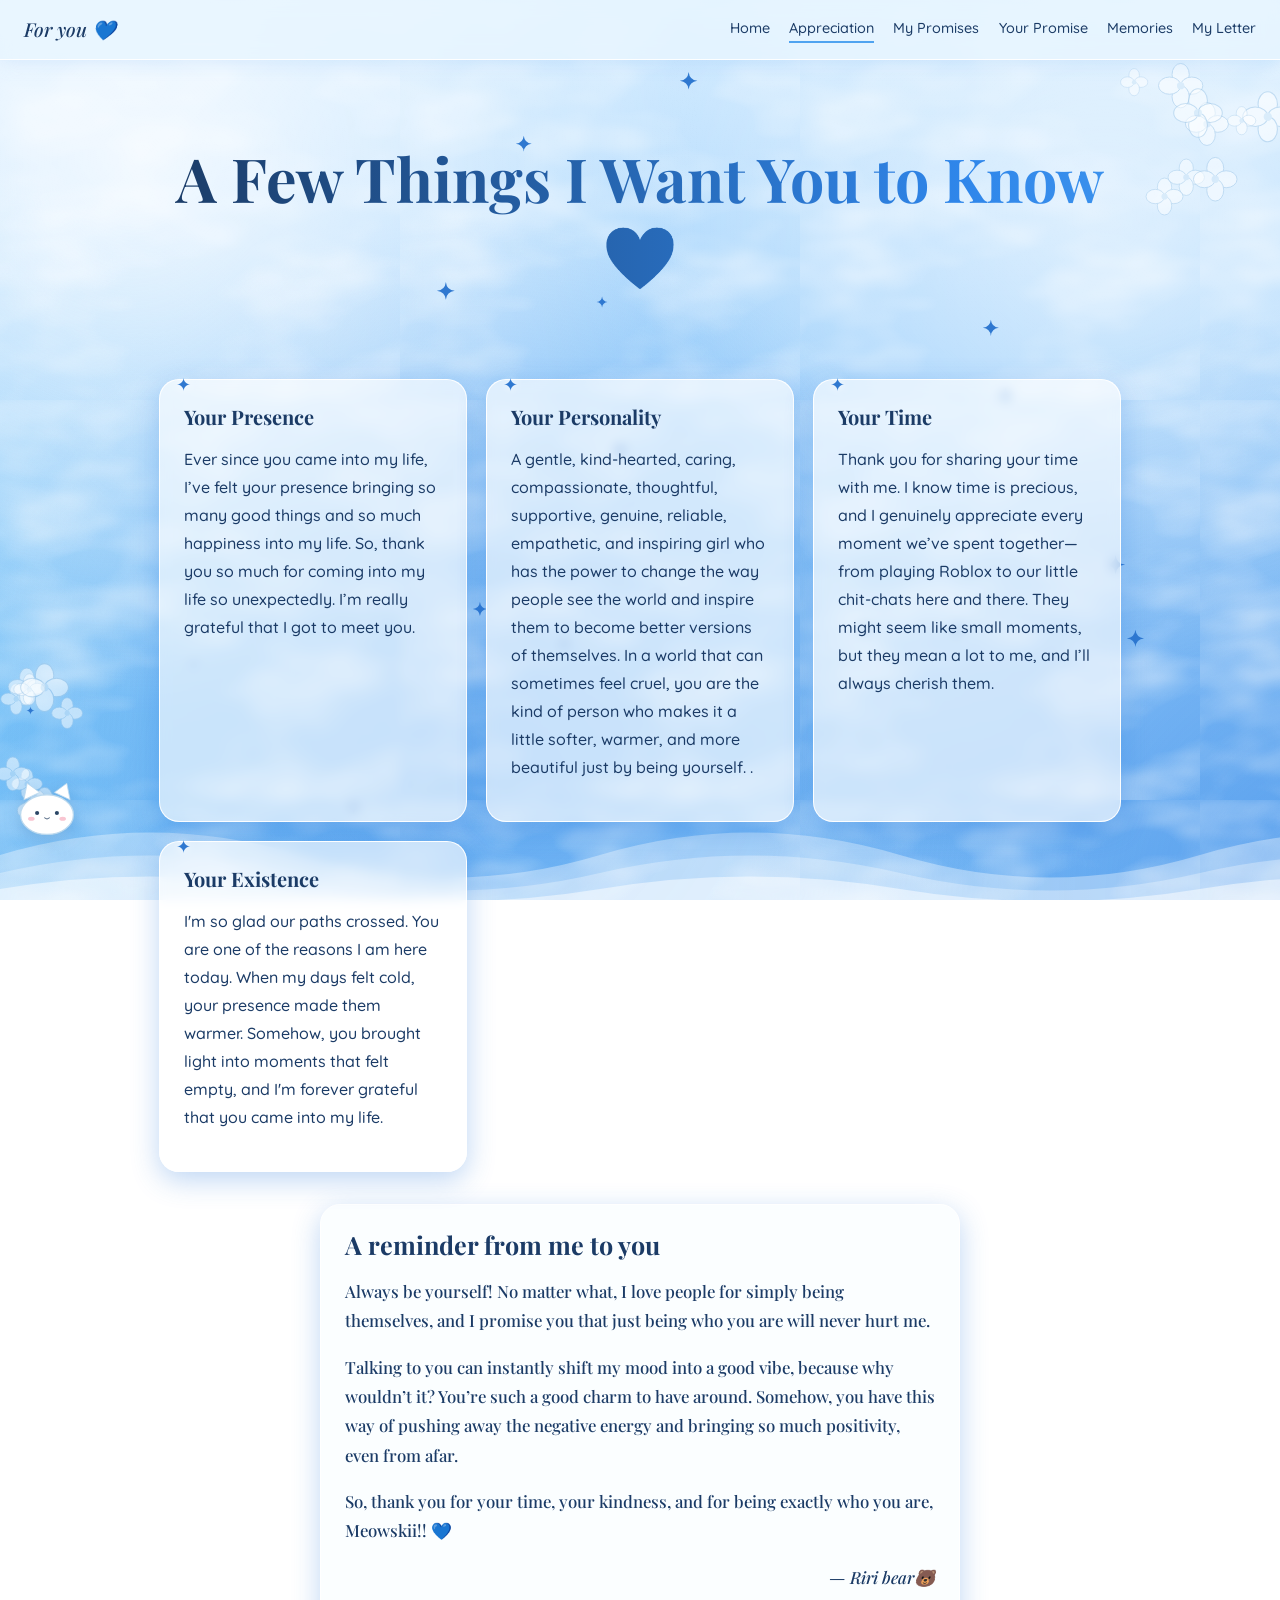
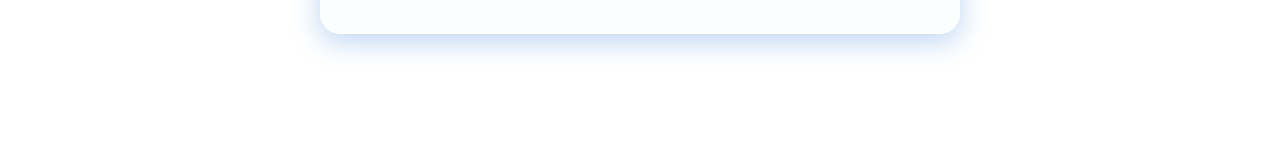
<file: appreciation.html>
<!DOCTYPE html>
<html lang="en">

<head>
  <meta charset="utf-8">
  <meta name="viewport" content="width=device-width,initial-scale=1">
  <title>Reasons I Appreciate You</title>
  <link
    href="https://fonts.googleapis.com/css2?family=Playfair+Display:ital,wght@0,500;0,700;1,500&family=Quicksand:wght@400;500;600&display=swap"
    rel="stylesheet">
  <link rel="stylesheet" href="css/style.css">
</head>

<body>
  <div class="sky" aria-hidden="true"></div>
  <header class="nav"><a class="brand" href="index.html">For you 💙</a><button class="menu" aria-label="Menu"
      aria-expanded="false">☰</button>
    <nav><a href="index.html">Home</a><a href="appreciation.html" aria-current="page">Appreciation</a><a
        href="promises.html">My Promises</a><a href="your-promise.html">Your Promise</a><a
        href="memories.html">Memories</a><a href="letter.html">My Letter</a></nav>
  </header>
  <main>
    <section class="hero small">
      <h1>A Few Things I Want You to Know 💙</h1>
    </section>
    <div class="grid">
      <article class="card r">
        <h3>Your Presence</h3>
        <p>Ever since you came into my life, I’ve felt your presence bringing so many good things and so much happiness into my life. So, thank you so much for coming into my life so unexpectedly. I’m really grateful that I got to meet you. </p>
      </article>
      
      <article class="card r">
        <h3>Your Personality</h3>
        <p>A gentle, kind-hearted, caring, compassionate, thoughtful, supportive, genuine, reliable, empathetic, and inspiring girl who has the power to change the way people see the world and inspire them to become better versions of themselves. In a world that can sometimes feel cruel, you are the kind of person who makes it a little softer, warmer, and more beautiful just by being yourself.
.</p>
      </article>
      <article class="card r">
        <h3>Your Time</h3>
        <p>Thank you for sharing your time with me. I know time is precious, and I genuinely appreciate every moment we’ve spent together—from playing Roblox to our little chit-chats here and there. They might seem like small moments, but they mean a lot to me, and I’ll always cherish them.
        </p>
      </article>
      <article class="card r">
        <h3>Your Existence</h3>
        <p>I'm so glad our paths crossed. You are one of the reasons I am here today. When my days felt cold, your presence made them warmer. Somehow, you brought light into moments that felt empty, and I'm forever grateful that you came into my life. </p>
      </article>
    </div>
    <section class="paper r">
      <h2>A reminder from me to you</h2>

<p>Always be yourself! No matter what, I love people for simply being themselves, and I promise you that just being who you are will never hurt me.</p>

<p>Talking to you can instantly shift my mood into a good vibe, because why wouldn’t it? You’re such a good charm to have around. Somehow, you have this way of pushing away the negative energy and bringing so much positivity, even from afar.</p>

<p>So, thank you for your time, your kindness, and for being exactly who you are, Meowskii!! 💙</p>

<p class="sig">— Riri bear🐻</p>

    </section>
  </main>
  <button class="top" aria-label="Back to top">💙</button>
  <script src="js/main.js"></script>
</body>

</html>
</file>
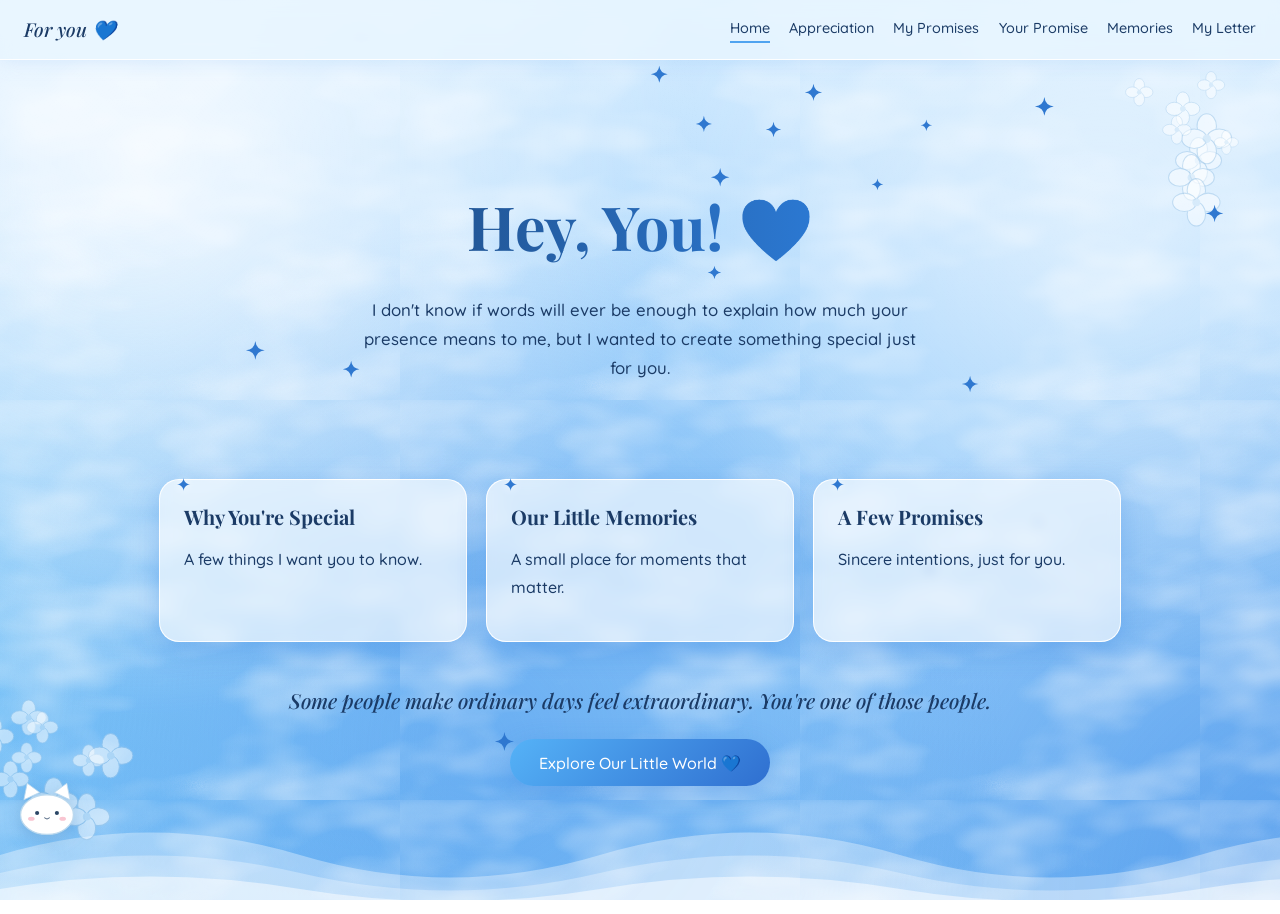
<file: index-original.html>
<!DOCTYPE html><html lang="en"><head><meta charset="utf-8"><meta name="viewport" content="width=device-width,initial-scale=1"><title>A Little World for You</title>
<link href="https://fonts.googleapis.com/css2?family=Playfair+Display:ital,wght@0,500;0,700;1,500&family=Quicksand:wght@400;500;600&display=swap" rel="stylesheet"><link rel="stylesheet" href="css/style.css"></head>
<body><div class="sky" aria-hidden="true"></div>
<header class="nav"><a class="brand" href="index.html">For you 💙</a><button class="menu" aria-label="Menu" aria-expanded="false">☰</button><nav><a href="index.html" aria-current="page">Home</a><a href="appreciation.html">Appreciation</a><a href="promises.html">My Promises</a><a href="your-promise.html">Your Promise</a><a href="memories.html">Memories</a><a href="letter.html">My Letter</a></nav></header>
<main>
<section class="hero"><h1>Hey, You! 💙</h1><p class="sub">I don't know if words will ever be enough to explain how much your presence means to me, but I wanted to create something special just for you.</p></section>
<div class="grid">
<a class="card link" href="appreciation.html"><h3>Why You're Special</h3><p>A few things I want you to know.</p></a>
<a class="card link" href="memories.html"><h3>Our Little Memories</h3><p>A small place for moments that matter.</p></a>
<a class="card link" href="promises.html"><h3>A Few Promises</h3><p>Sincere intentions, just for you.</p></a></div>
<section class="center"><p class="quote">Some people make ordinary days feel extraordinary. You're one of those people.</p><a class="btn" href="appreciation.html">Explore Our Little World 💙</a></section></main>
<button class="top" aria-label="Back to top">💙</button><script src="js/main.js"></script></body></html>
</file>
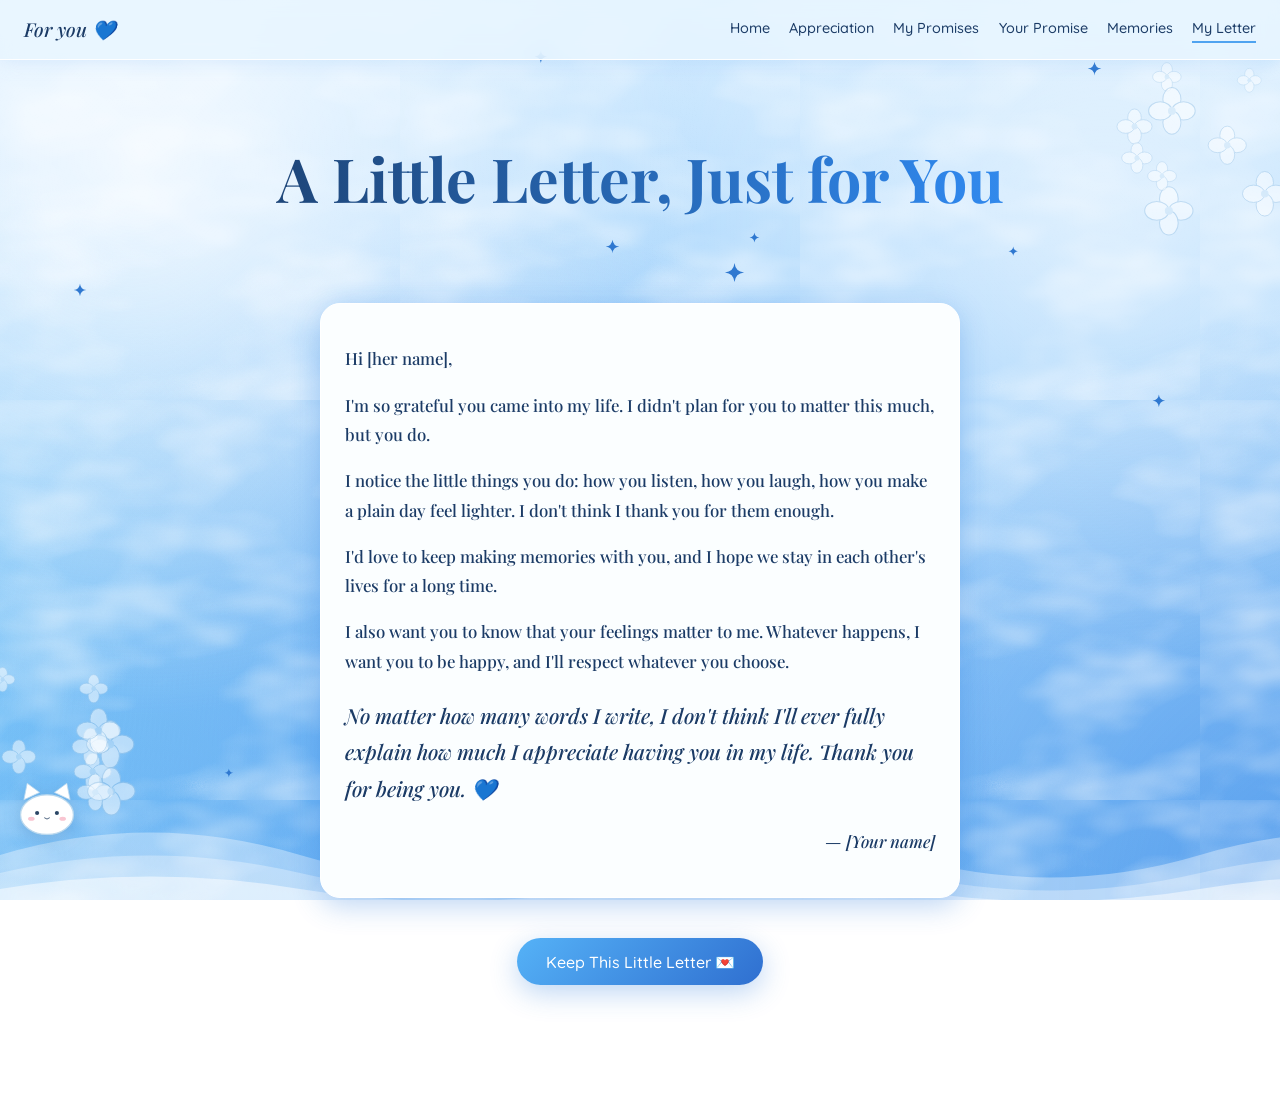
<file: letter.html>
<!DOCTYPE html><html lang="en"><head><meta charset="utf-8"><meta name="viewport" content="width=device-width,initial-scale=1"><title>A Letter From My Heart</title>
<link href="https://fonts.googleapis.com/css2?family=Playfair+Display:ital,wght@0,500;0,700;1,500&family=Quicksand:wght@400;500;600&display=swap" rel="stylesheet"><link rel="stylesheet" href="css/style.css"></head>
<body><div class="sky" aria-hidden="true"></div>
<header class="nav"><a class="brand" href="index.html">For you 💙</a><button class="menu" aria-label="Menu" aria-expanded="false">☰</button><nav><a href="index.html">Home</a><a href="appreciation.html">Appreciation</a><a href="promises.html">My Promises</a><a href="your-promise.html">Your Promise</a><a href="memories.html">Memories</a><a href="letter.html" aria-current="page">My Letter</a></nav></header>
<main><section class="hero small"><h1>A Little Letter, Just for You</h1></section>
<section class="paper"><p>Hi [her name],</p>
<p>I'm so grateful you came into my life. I didn't plan for you to matter this much, but you do.</p>
<p>I notice the little things you do: how you listen, how you laugh, how you make a plain day feel lighter. I don't think I thank you for them enough.</p>
<p>I'd love to keep making memories with you, and I hope we stay in each other's lives for a long time.</p>
<p>I also want you to know that your feelings matter to me. Whatever happens, I want you to be happy, and I'll respect whatever you choose.</p>
<p class="quote">No matter how many words I write, I don't think I'll ever fully explain how much I appreciate having you in my life. Thank you for being you. 💙</p>
<p class="sig">— [Your name]</p></section>
<section class="center"><button class="btn" id="keepBtn">Keep This Little Letter 💌</button><div id="burst" aria-hidden="true"></div></section></main>
<button class="top" aria-label="Back to top">💙</button><script src="js/main.js"></script></body></html>
</file>
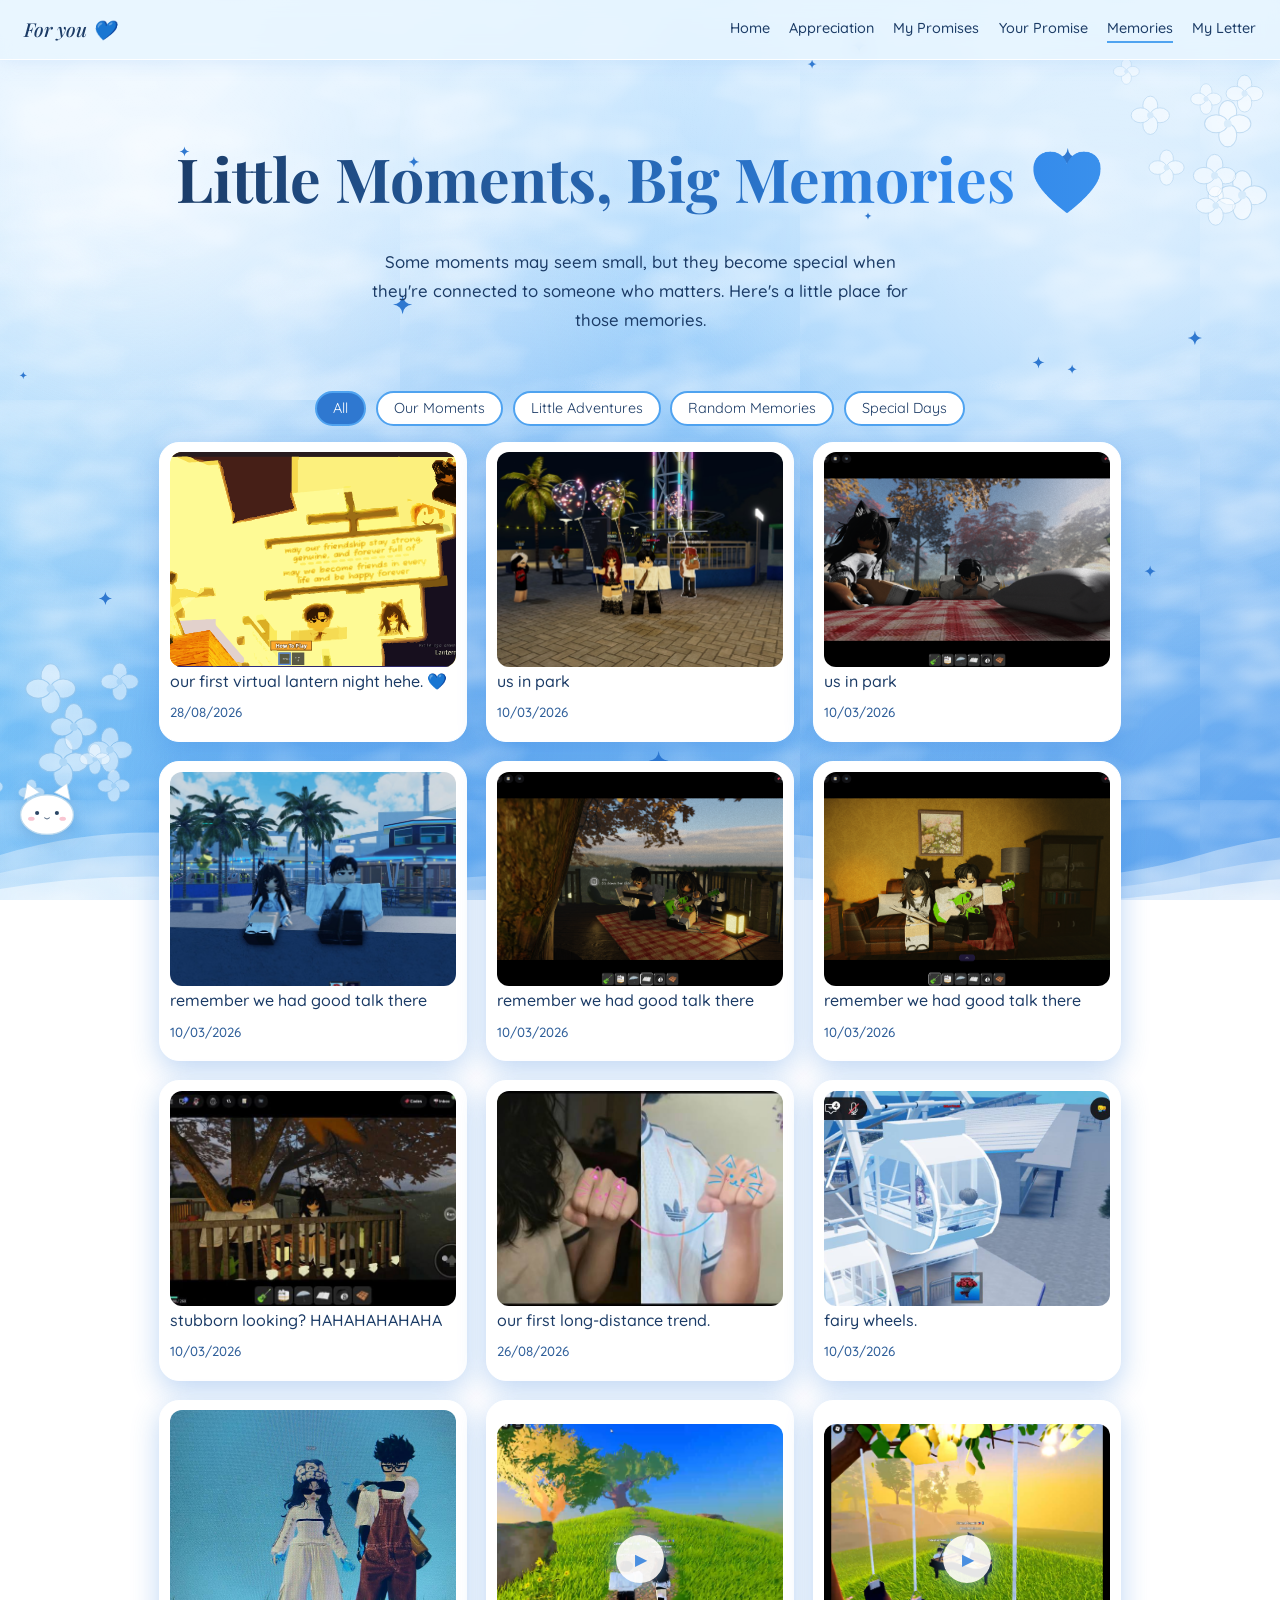
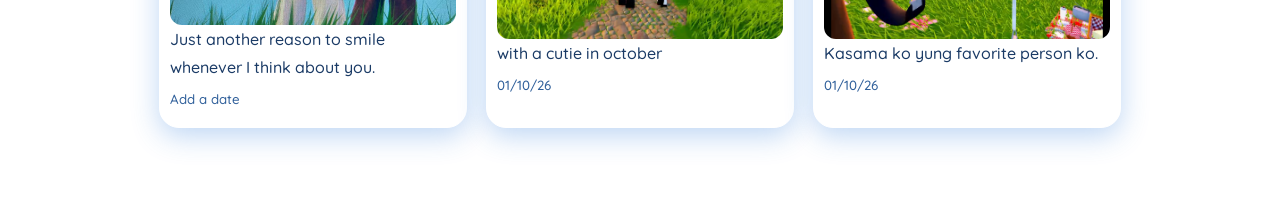
<file: memories.html>
<!DOCTYPE html><html lang="en"><head><meta charset="utf-8"><meta name="viewport" content="width=device-width,initial-scale=1"><title>Our Little Memory Gallery</title>
<link href="https://fonts.googleapis.com/css2?family=Playfair+Display:ital,wght@0,500;0,700;1,500&family=Quicksand:wght@400;500;600&display=swap" rel="stylesheet"><link rel="stylesheet" href="css/style.css"></head>
<body><div class="sky" aria-hidden="true"></div>
<header class="nav"><a class="brand" href="index.html">For you 💙</a><button class="menu" aria-label="Menu" aria-expanded="false">☰</button><nav><a href="index.html">Home</a><a href="appreciation.html">Appreciation</a><a href="promises.html">My Promises</a><a href="your-promise.html">Your Promise</a><a href="memories.html" aria-current="page">Memories</a><a href="letter.html">My Letter</a></nav></header>
<main><section class="hero small"><h1>Little Moments, Big Memories 💙</h1><p class="sub">Some moments may seem small, but they become special when they're connected to someone who matters. Here's a little place for those memories.</p></section>
<div class="tabs" role="tablist"></div><div class="gallery" id="gallery"></div><p class="empty" id="empty" hidden>No photos here yet. Add one in js/photos.js and it will appear on this page. 💙</p>
<div class="lightbox" id="lb" hidden role="dialog" aria-modal="true" aria-label="Photo"><button class="close" aria-label="Close">✕</button><figure><img alt=""><video controls playsinline preload="none" hidden></video><figcaption></figcaption></figure></div></main>
<button class="top" aria-label="Back to top">💙</button><script src="js/photos.js"></script><script src="js/main.js"></script></body></html>
</file>
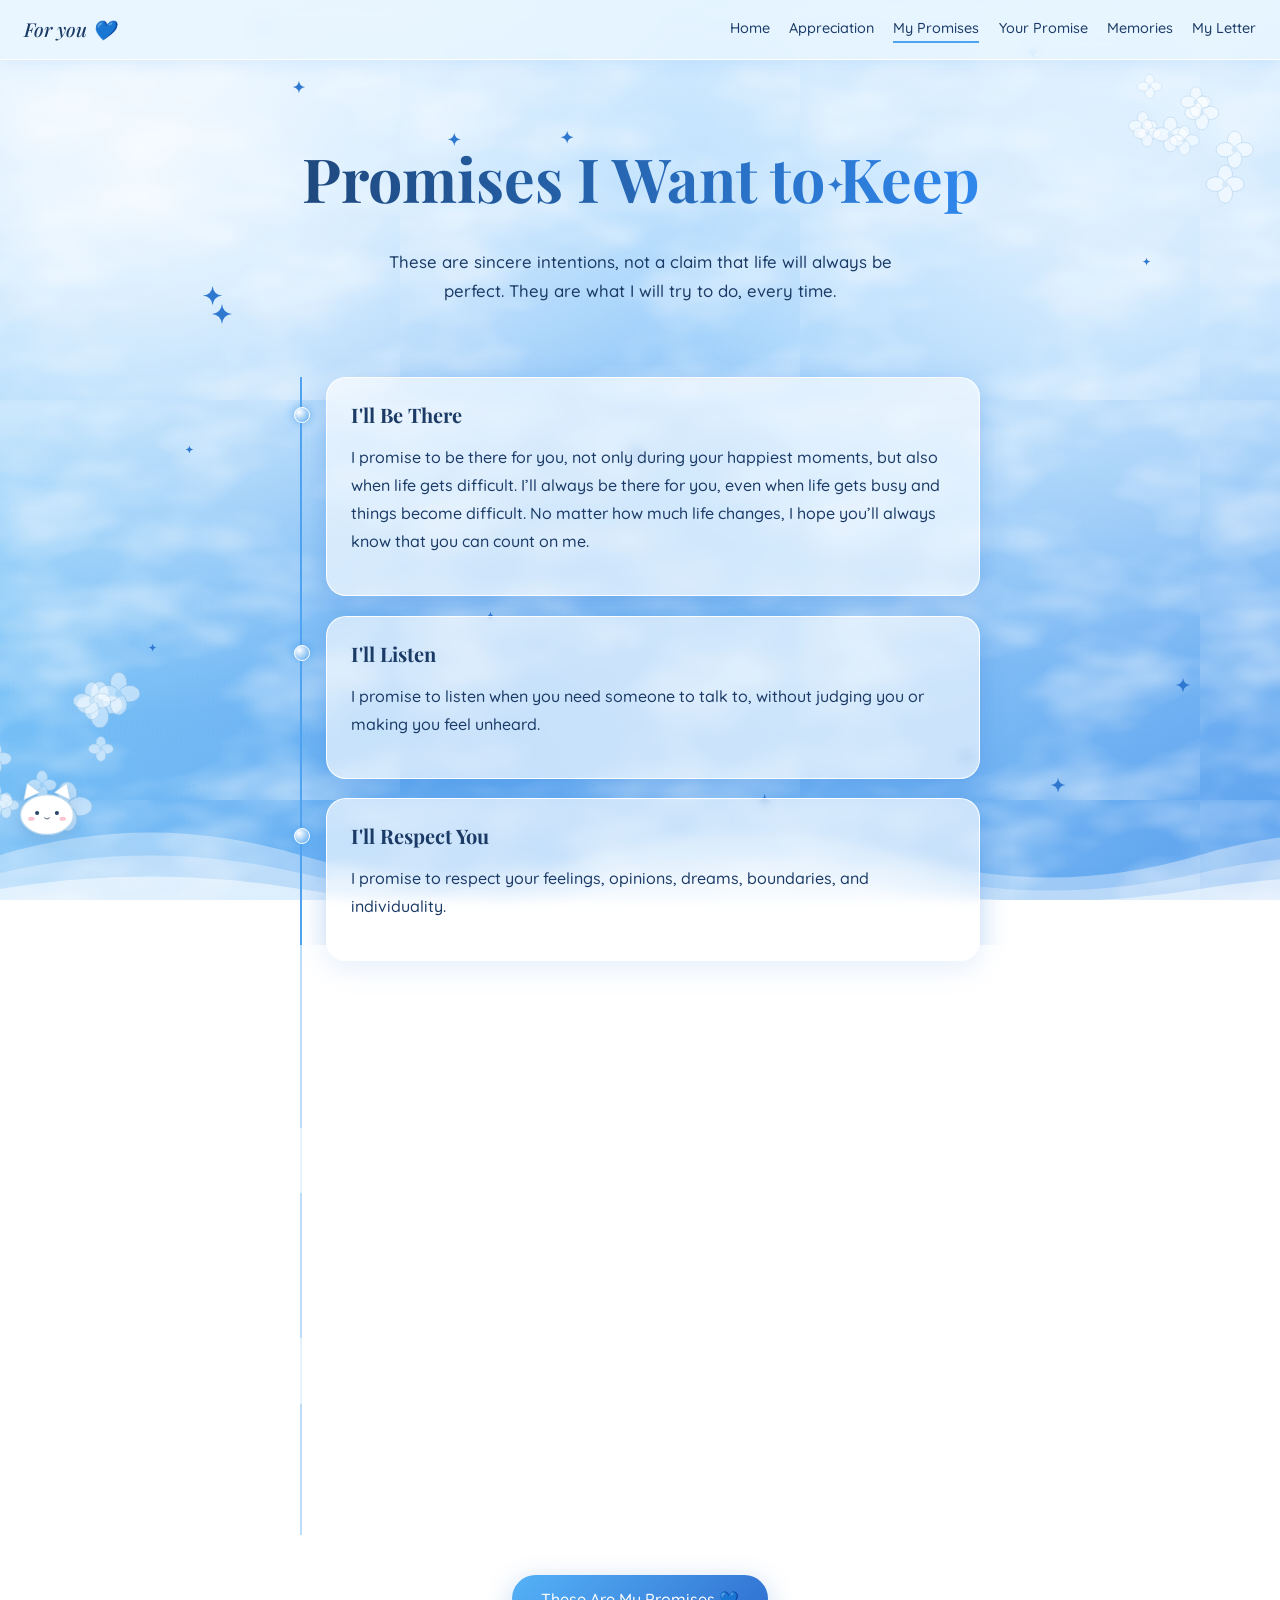
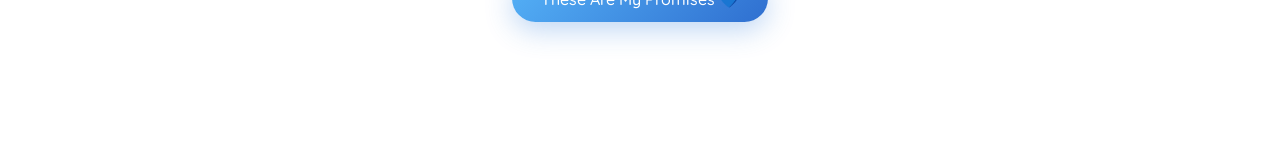
<file: promises.html>
<!DOCTYPE html>
<html lang="en">

<head>
  <meta charset="utf-8">
  <meta name="viewport" content="width=device-width,initial-scale=1">
  <title>My Promises to You</title>
  <link
    href="https://fonts.googleapis.com/css2?family=Playfair+Display:ital,wght@0,500;0,700;1,500&family=Quicksand:wght@400;500;600&display=swap"
    rel="stylesheet">
  <link rel="stylesheet" href="css/style.css">
</head>

<body>
  <div class="sky" aria-hidden="true"></div>
  <header class="nav"><a class="brand" href="index.html">For you 💙</a><button class="menu" aria-label="Menu"
      aria-expanded="false">☰</button>
    <nav><a href="index.html">Home</a><a href="appreciation.html">Appreciation</a><a href="promises.html"
        aria-current="page">My Promises</a><a href="your-promise.html">Your Promise</a><a
        href="memories.html">Memories</a><a href="letter.html">My Letter</a></nav>
  </header>
  <main>
    <section class="hero small">
      <h1>Promises I Want to Keep</h1>
      <p class="sub">These are sincere intentions, not a claim that life will always be perfect. They are what I will
        try to do, every time.</p>
    </section>
    <ol class="timeline">
      <li class="r">
        <h3>I'll Be There</h3>
        <p>I promise to be there for you, not only during your happiest moments, but also when life gets difficult. I’ll always be there for you, even when life gets busy and things become difficult. No matter how much life changes, I hope you’ll always know that you can count on me.</p>
      </li>
      <li class="r">
        <h3>I'll Listen</h3>
        <p>I promise to listen when you need someone to talk to, without judging you or making you feel unheard.</p>
      </li>
      <li class="r">
        <h3>I'll Respect You</h3>
        <p>I promise to respect your feelings, opinions, dreams, boundaries, and individuality.</p>
      </li>
      <li class="r">
        <h3>I'll Keep Choosing You</h3>
        <p>I'll always choose you for whoever you are and so I'll keep making an effort to understand you and make time for you, even when life gets busy.</p>
      </li>
      <li class="r">
        <h3>I'll Be Genuine</h3>
        <p>I’ll make sure my feelings for you are always genuine and honest. I never want you to question whether what I feel for you is real but if you even feel its not genuine you can always talk to me about it.</p>
      </li>
      <li class="r">
        <h3>I'll Make Memories</h3>
        <p>I want to create countless beautiful memories with you, from little everyday moments to special occasions.
        </p>
      </li>
    </ol>
    <section class="center"><button class="btn" data-reveal="#closing">These Are My Promises 💙</button>
      <div id="closing" class="paper" hidden>
        <p>I know I'll get some things wrong. What I can promise is that I'll care, I'll own my mistakes, and I'll keep
          trying. That's all I really have to offer, and I mean every word of it.</p>
      </div>
    </section>
  </main>
  <button class="top" aria-label="Back to top">💙</button>
  <script src="js/main.js"></script>
</body>

</html>
</file>
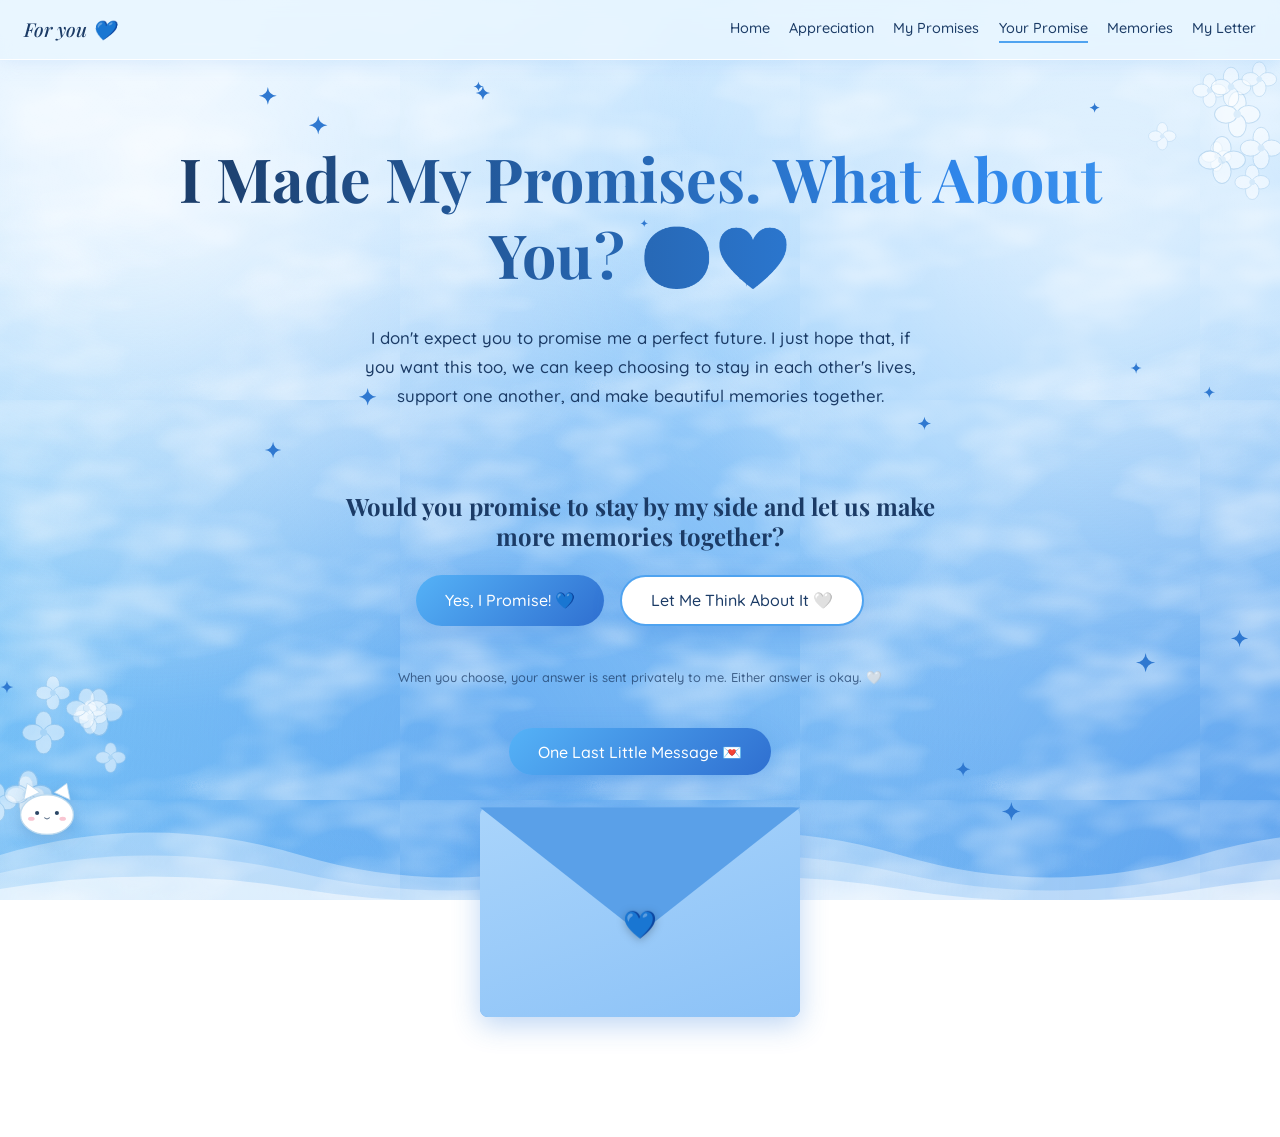
<file: your-promise.html>
<!DOCTYPE html>
<html lang="en">

<head>
  <meta charset="utf-8">
  <meta name="viewport" content="width=device-width,initial-scale=1">
  <title>A Promise From You?</title>
  <link
    href="https://fonts.googleapis.com/css2?family=Playfair+Display:ital,wght@0,500;0,700;1,500&family=Quicksand:wght@400;500;600&display=swap"
    rel="stylesheet">
  <link rel="stylesheet" href="css/style.css">
</head>

<body>
  <div class="sky" aria-hidden="true"></div>
  <header class="nav"><a class="brand" href="index.html">For you 💙</a><button class="menu" aria-label="Menu"
      aria-expanded="false">☰</button>
    <nav><a href="index.html">Home</a><a href="appreciation.html">Appreciation</a><a href="promises.html">My
        Promises</a><a href="your-promise.html" aria-current="page">Your Promise</a><a
        href="memories.html">Memories</a><a href="letter.html">My Letter</a></nav>
  </header>
  <main>
    <section class="hero small">
      <h1>I Made My Promises. What About You? 🥹💙</h1>
      <p class="sub">I don't expect you to promise me a perfect future. I just hope that, if you want this too, we can
        keep choosing to stay in each other's lives, support one another, and make beautiful memories together.</p>
    </section>
    <section class="center">
      <h2 class="q">Would you promise to stay by my side and let us make more memories together?</h2>
      <div class="row"><button class="btn" data-answer="#yes">Yes, I Promise! 💙</button><button class="btn ghost"
          data-answer="#maybe">Let Me Think About It 🤍</button></div>
      <p id="yes" class="paper answer" hidden>Then let's make the most of every moment, take care of each other, and
        create a story worth remembering. One little moment at a time. 💙</p>
      <p id="maybe" class="paper answer" hidden>That's completely okay. Take your time. Your feelings matter to me, and
        I want you to choose what makes you happy. 🤍</p>
    </section>
    <p class="center note">When you choose, your answer is sent privately to me. Either answer is okay. 🤍</p>
    <section class="center"><button class="btn" id="envBtn">One Last Little Message 💌</button>
      <div class="envelope" id="env">
        <div class="back"></div>
        <div class="letter">
          <p>Whatever you answer, thank you for reading all of this. It means a lot that you gave it your time. I'll be
            glad to have you in my life either way. 💙</p>
        </div>
        <div class="front"></div>
        <div class="flap"></div>
        <div class="seal" aria-hidden="true">💙</div>
      </div>
    </section>
  </main>
  <button class="top" aria-label="Back to top">💙</button>
  <script src="js/config.js"></script>
  <script src="js/main.js"></script>
</body>

</html>
</file>
<file: css/style.css>
:root {
  --navy: #12335b;
  --sky: #4aa8f0;
  --aqua: #5fd4e6;
  --glow: 0 8px 28px rgba(74, 168, 240, .28);
  --r: 24px
}

* {
  box-sizing: border-box
}

html {
  scroll-behavior: smooth
}

body {
  margin: 0;
  font: 500 1rem/1.75 Quicksand, sans-serif;
  color: var(--navy);
  background: linear-gradient(180deg, #f2fbff 0%, #d3eefc 45%, #a8dcf6 100%) fixed;
  min-height: 100vh;
  animation: in .6s ease
}

body.out {
  opacity: 0;
  transition: opacity .25s
}

@keyframes in {
  from {
    opacity: 0
  }
}

.sky {
  position: fixed;
  inset: 0;
  z-index: -1;
  pointer-events: none;
  overflow: hidden
}

.sky span {
  position: absolute;
  bottom: -40px;
  animation: float linear infinite;
  opacity: .5
}

@keyframes float {
  to {
    transform: translateY(-110vh) rotate(25deg)
  }
}

h1,
h2,
h3 {
  font-family: 'Playfair Display', serif;
  line-height: 1.25;
  margin: 0 0 .5em
}

h1 {
  font-size: clamp(2.2rem, 6vw, 3.8rem)
}

h3 {
  font-size: 1.25rem
}

.nav {
  position: sticky;
  top: 0;
  z-index: 10;
  display: flex;
  justify-content: space-between;
  align-items: center;
  padding: .8rem 1.5rem;
  background: rgba(255, 255, 255, .85);
  backdrop-filter: blur(10px);
  box-shadow: 0 2px 20px rgba(111, 177, 245, .2)
}

.brand {
  font-family: 'Playfair Display', serif;
  font-style: italic;
  color: var(--navy);
  text-decoration: none;
  font-size: 1.2rem
}

.nav nav {
  display: flex;
  gap: 1.2rem
}

.nav nav a {
  color: var(--navy);
  text-decoration: none;
  font-size: .9rem;
  border-bottom: 2px solid transparent
}

.nav nav a:hover,
.nav nav a[aria-current] {
  border-color: var(--sky)
}

.menu {
  display: none;
  background: none;
  border: 0;
  font-size: 1.5rem;
  color: var(--navy)
}

main {
  max-width: 1000px;
  margin: auto;
  padding: 2rem 1.2rem 5rem
}

.hero {
  text-align: center;
  padding: 6rem 0 3rem
}

.hero.small {
  padding: 3rem 0 1.5rem
}

.sub {
  max-width: 560px;
  margin: 1rem auto;
  font-size: 1.05rem
}

.hero:not(.small) h1 {
  text-shadow: 0 0 30px rgba(111, 177, 245, .7)
}

.grid {
  display: grid;
  grid-template-columns: repeat(auto-fit, minmax(260px, 1fr));
  gap: 1.2rem;
  margin: 2rem 0
}

.card,
.paper,
.timeline li {
  background: #fff;
  border-radius: var(--r);
  padding: 1.5rem;
  box-shadow: var(--glow)
}

.card.link {
  text-decoration: none;
  color: inherit;
  transition: transform .3s, box-shadow .3s
}

.card.link:hover,
.card.link:focus-visible {
  transform: translateY(-4px);
  box-shadow: 0 14px 40px rgba(111, 177, 245, .5)
}

.paper {
  max-width: 640px;
  margin: 2rem auto;
  background: #fffdf8;
  font-family: 'Playfair Display', serif;
  font-size: 1.05rem
}

[hidden] {
  display: none !important
}

.sig {
  text-align: right;
  font-style: italic
}

.center {
  text-align: center;
  margin: 2.5rem 0
}

.quote {
  font-family: 'Playfair Display', serif;
  font-style: italic;
  font-size: 1.3rem
}

.btn {
  display: inline-block;
  background: linear-gradient(135deg, #6fb1f5, #4a8fe0);
  color: #fff;
  border: 0;
  padding: .85rem 1.8rem;
  border-radius: 99px;
  font: 500 1rem Quicksand;
  cursor: pointer;
  text-decoration: none;
  box-shadow: var(--glow);
  transition: transform .2s
}

.btn:hover {
  transform: scale(1.04)
}

.btn.ghost {
  background: #fff;
  color: var(--navy);
  border: 2px solid var(--sky)
}

:focus-visible {
  outline: 3px solid var(--navy);
  outline-offset: 3px
}

.row {
  display: flex;
  gap: 1rem;
  justify-content: center;
  flex-wrap: wrap
}

.q {
  max-width: 640px;
  margin: 0 auto 1.5rem
}

.timeline {
  list-style: none;
  margin: 2rem auto;
  padding: 0 0 0 1.5rem;
  max-width: 680px;
  border-left: 2px solid var(--sky)
}

.timeline li {
  margin: 0 0 1.2rem;
  position: relative
}

.timeline li::before {
  content: "";
  position: absolute;
  left: -2.05rem;
  top: 1.8rem;
  width: 14px;
  height: 14px;
  border-radius: 50%;
  background: var(--sky);
  box-shadow: 0 0 12px var(--sky)
}

.r {
  opacity: 0;
  transform: translateY(16px);
  transition: .7s
}

.r.show {
  opacity: 1;
  transform: none
}

.answer {
  animation: in .8s
}

.tabs {
  display: flex;
  gap: .6rem;
  justify-content: center;
  flex-wrap: wrap;
  margin: 1rem 0
}

.tabs button {
  border: 2px solid var(--sky);
  background: #fff;
  color: var(--navy);
  padding: .4rem 1rem;
  border-radius: 99px;
  font: 400 .9rem Quicksand;
  cursor: pointer
}

.tabs button[aria-selected=true] {
  background: var(--sky);
  color: #fff
}

.gallery {
  display: grid;
  grid-template-columns: repeat(auto-fill, minmax(230px, 1fr));
  gap: 1.2rem
}

.photo {
  background: #fff;
  padding: .6rem .6rem 1rem;
  border-radius: var(--r);
  box-shadow: var(--glow);
  cursor: pointer;
  border: 0;
  text-align: left;
  font: inherit;
  color: inherit;
  animation: in .6s;
  transition: transform .3s
}

.photo:hover {
  transform: rotate(-1.5deg) translateY(-4px)
}

.photo img {
  width: 100%;
  aspect-ratio: 4/3;
  object-fit: cover;
  border-radius: 12px;
  display: block
}

.photo small {
  display: block;
  color: #4f6c99;
  margin-top: .4rem
}

.empty {
  text-align: center;
  padding: 3rem;
  font-style: italic
}

.lightbox {
  position: fixed;
  inset: 0;
  background: rgba(27, 42, 73, .85);
  display: grid;
  place-items: center;
  z-index: 50;
  padding: 1rem
}

.lightbox figure {
  margin: 0;
  max-width: 700px;
  background: #fff;
  padding: .8rem;
  border-radius: var(--r);
  text-align: center
}

.lightbox img {
  max-width: 100%;
  max-height: 65vh;
  border-radius: 12px
}

.close {
  position: absolute;
  top: 1rem;
  right: 1rem;
  font-size: 1.5rem;
  background: #fff;
  border: 0;
  border-radius: 50%;
  width: 44px;
  height: 44px;
  cursor: pointer
}

.top {
  position: fixed;
  right: 1rem;
  bottom: 1rem;
  width: 48px;
  height: 48px;
  border-radius: 50%;
  border: 0;
  background: #fff;
  box-shadow: var(--glow);
  font-size: 1.3rem;
  cursor: pointer;
  opacity: 0;
  pointer-events: none;
  transition: .3s
}

.top.on {
  opacity: 1;
  pointer-events: auto
}

#burst span {
  position: fixed;
  bottom: 0;
  font-size: 2rem;
  animation: float 3s ease-out forwards
}

@media(max-width:760px) {
  .menu {
    display: block
  }

  .nav nav {
    display: none;
    position: absolute;
    top: 100%;
    left: 0;
    right: 0;
    flex-direction: column;
    background: #fff;
    padding: 1rem 1.5rem
  }

  .nav nav.open {
    display: flex
  }
}

@media(prefers-reduced-motion:reduce) {
  * {
    animation: none !important;
    transition: none !important
  }

  .r {
    opacity: 1;
    transform: none
  }
}

.note {
  font-size: .8rem;
  opacity: .75;
  margin-top: 1rem
}

.photo {
  position: relative
}

.photo .play {
  position: absolute;
  top: calc(.6rem + 50% - 1.1rem - 1.3rem);
  left: 50%;
  transform: translateX(-50%);
  width: 3rem;
  height: 3rem;
  line-height: 3rem;
  text-align: center;
  border-radius: 50%;
  background: rgba(255, 255, 255, .9);
  color: #4a8fe0;
  box-shadow: 0 0 20px rgba(111, 177, 245, .8);
  padding-left: .15rem
}

.lightbox video {
  max-width: 100%;
  max-height: 65vh;
  border-radius: 12px
}

/* ocean theme */
.sky {
  background: radial-gradient(ellipse at 50% -10%, rgba(255, 255, 255, .95), transparent 60%)
}

.sky .b {
  position: absolute;
  bottom: -40px;
  border-radius: 50%;
  background: radial-gradient(circle at 30% 30%, #fff, rgba(255, 255, 255, .25) 60%, rgba(95, 212, 230, .35));
  border: 1px solid rgba(255, 255, 255, .8);
  animation: rise linear infinite
}

@keyframes rise {
  50% {
    transform: translateY(-55vh) translateX(22px)
  }

  to {
    transform: translateY(-110vh) translateX(-10px)
  }
}

.sky .fish {
  position: absolute;
  left: -60px;
  opacity: .6;
  animation: swim linear infinite
}

@keyframes swim {
  to {
    transform: translateX(calc(100vw + 120px))
  }
}

.waves i {
  position: absolute;
  left: 0;
  right: 0;
  bottom: 0;
  height: 90px;
  background: url("data:image/svg+xml,%3Csvg xmlns='http://www.w3.org/2000/svg' viewBox='0 0 1200 120' preserveAspectRatio='none'%3E%3Cpath d='M0 60Q150 0 300 60T600 60T900 60T1200 60V120H0Z' fill='%23fff'/%3E%3C/svg%3E") repeat-x;
  background-size: 1200px 100%;
  opacity: .5;
  animation: wave 18s linear infinite
}

.waves i:nth-child(2) {
  height: 70px;
  opacity: .4;
  animation-duration: 12s;
  animation-direction: reverse;
  bottom: -8px
}

.waves i:nth-child(3) {
  height: 50px;
  opacity: .7;
  animation-duration: 25s;
  bottom: -14px
}

@keyframes wave {
  to {
    background-position-x: 1200px
  }
}

.nav {
  background: rgba(255, 255, 255, .7);
  border-bottom: 1px solid rgba(255, 255, 255, .9)
}

.nav nav a:hover,
.nav nav a[aria-current] {
  border-color: var(--aqua)
}

.hero h1 {
  background: linear-gradient(90deg, #12335b, #2f80ed, #2bc4d8, #12335b);
  background-size: 250% 100%;
  -webkit-background-clip: text;
  background-clip: text;
  color: transparent;
  animation: shine 8s linear infinite;
  text-shadow: none !important
}

@keyframes shine {
  to {
    background-position: 250% 0
  }
}

.card,
.timeline li {
  background: rgba(255, 255, 255, .8);
  border: 1px solid #fff;
  backdrop-filter: blur(6px)
}

.paper {
  background: #fbfeff;
  border: 1px solid #fff
}

.card.link:hover {
  transform: translateY(-6px) rotate(-1deg)
}

.btn {
  position: relative;
  overflow: hidden;
  background: linear-gradient(135deg, #5fd4e6, #3b8ff0)
}

.btn::after {
  content: "";
  position: absolute;
  top: 0;
  left: -60%;
  width: 40%;
  height: 100%;
  background: rgba(255, 255, 255, .45);
  transform: skewX(-20deg);
  transition: left .6s
}

.btn:hover::after {
  left: 130%
}

.btn.ghost {
  background: #fff;
  color: var(--navy);
  border: 2px solid var(--aqua)
}

.tabs button {
  border-color: var(--aqua)
}

.tabs button[aria-selected=true] {
  background: var(--sky)
}

.timeline {
  border-left-color: var(--aqua)
}

.timeline li::before {
  background: radial-gradient(circle at 30% 30%, #fff, var(--aqua));
  border: 1px solid #fff
}

.photo {
  border: 1px solid #fff
}

/* dreamy watercolor theme */
:root {
  --navy: #2a4565;
  --sky: #7fb4de;
  --aqua: #9ccbea;
  --glow: 0 8px 28px rgba(80, 130, 180, .22);
  --r: 20px
}

body {
  background: linear-gradient(180deg, #dcecf8 0%, #bdd9ee 50%, #a9cce7 100%) fixed
}

.sky {
  background: none
}

.sky::before {
  content: "";
  position: absolute;
  inset: -15%;
  background: radial-gradient(circle at 20% 25%, rgba(255, 255, 255, .75), transparent 35%), radial-gradient(circle at 78% 35%, rgba(255, 255, 255, .55), transparent 30%), radial-gradient(circle at 45% 82%, rgba(255, 255, 255, .6), transparent 38%), radial-gradient(circle at 92% 88%, rgba(110, 165, 212, .4), transparent 30%);
  animation: drift 28s ease-in-out infinite alternate
}

@keyframes drift {
  to {
    transform: translate(-3%, 2.5%) rotate(3deg) scale(1.08)
  }
}

.sky::after {
  content: "";
  position: absolute;
  inset: 0;
  opacity: .55;
  background: url("data:image/svg+xml,%3Csvg xmlns='http://www.w3.org/2000/svg' width='400' height='400'%3E%3Cfilter id='n'%3E%3CfeTurbulence type='fractalNoise' baseFrequency='.009 .016' numOctaves='3' stitchTiles='stitch'/%3E%3CfeColorMatrix values='0 0 0 0 1 0 0 0 0 1 0 0 0 0 1 2 0 0 0 -.85'/%3E%3C/filter%3E%3Crect width='400' height='400' filter='url(%23n)'/%3E%3C/svg%3E")
}

.sky>* {
  z-index: 1
}

.st {
  position: absolute;
  animation: tw 3.5s ease-in-out infinite
}

@keyframes tw {
  50% {
    opacity: .25;
    transform: scale(.6) rotate(20deg)
  }
}

.deco {
  position: absolute;
  width: 190px;
  height: 190px
}

.deco span {
  position: absolute
}

.deco svg {
  animation: sway var(--d) ease-in-out infinite alternate;
  display: block
}

.deco.tr {
  top: 55px;
  right: -20px
}

.deco.bl {
  bottom: 50px;
  left: -30px
}

@keyframes sway {
  from {
    transform: rotate(-8deg)
  }

  to {
    transform: rotate(10deg) translateY(4px)
  }
}

.petal {
  position: absolute;
  top: -40px;
  opacity: .85;
  animation: fall linear infinite
}

@keyframes fall {
  50% {
    transform: translate(40px, 55vh) rotate(180deg)
  }

  to {
    transform: translate(-20px, 110vh) rotate(360deg)
  }
}

.cat {
  position: absolute;
  left: 14px;
  bottom: 62px;
  width: 66px;
  animation: bob 4s ease-in-out infinite;
  filter: drop-shadow(0 4px 8px rgba(80, 130, 180, .3))
}

@keyframes bob {
  50% {
    transform: translateY(-10px) rotate(3deg)
  }
}

.waves i {
  opacity: .35
}

.waves i:nth-child(2) {
  opacity: .3
}

.waves i:nth-child(3) {
  opacity: .5
}

.nav {
  background: rgba(236, 246, 252, .78)
}

.nav nav a:hover,
.nav nav a[aria-current] {
  border-color: #7fb4de
}

.hero h1 {
  background-image: linear-gradient(90deg, #2a4565, #5b9bd0, #9ccbea, #2a4565)
}

.card,
.timeline li {
  background: rgba(255, 255, 255, .62);
  border: 1px solid rgba(255, 255, 255, .95);
  position: relative
}

.card::before {
  content: "✦";
  position: absolute;
  top: -11px;
  left: 16px;
  color: #4a7aa8;
  font-size: 1.1rem;
  text-shadow: 0 0 8px #fff
}

.btn {
  background: linear-gradient(135deg, #6aaadc, #3f78b3)
}

.btn.ghost {
  background: #fff;
  border-color: #8fbfe3
}

.tabs button {
  border-color: #8fbfe3
}

.tabs button[aria-selected=true] {
  background: #4f88bf
}

.timeline {
  border-left-color: #8fbfe3
}

.timeline li::before {
  background: radial-gradient(circle at 30% 30%, #fff, #8fbfe3)
}

@media(max-width:600px) {
  .deco {
    transform: scale(.7)
  }

  .cat {
    width: 52px
  }
}

/* vibrant blue */
:root {
  --navy: #1b3b66;
  --sky: #4fa3f0;
  --aqua: #7cc4f5;
  --glow: 0 8px 28px rgba(40, 120, 220, .3)
}

body {
  background: linear-gradient(180deg, #d6edff 0%, #a3d3fc 40%, #7bbcf6 100%) fixed
}

.sky::before {
  background: radial-gradient(circle at 20% 25%, rgba(255, 255, 255, .8), transparent 35%), radial-gradient(circle at 78% 30%, rgba(255, 255, 255, .55), transparent 30%), radial-gradient(circle at 40% 75%, rgba(70, 150, 235, .45), transparent 40%), radial-gradient(circle at 92% 88%, rgba(40, 120, 225, .45), transparent 32%), radial-gradient(circle at 8% 70%, rgba(90, 190, 245, .4), transparent 30%)
}

.nav {
  background: rgba(232, 245, 255, .8)
}

.nav nav a:hover,
.nav nav a[aria-current] {
  border-color: #4fa3f0
}

.hero h1 {
  background-image: linear-gradient(90deg, #1b3b66, #2f86ea, #6cc0f7, #1b3b66)
}

.card::before {
  color: #2f78d0
}

.sky .st path {
  fill: #2f78d0
}

.btn {
  background: linear-gradient(135deg, #55b2f7, #2f6fd0)
}

.btn.ghost {
  border-color: #4fa3f0
}

.tabs button {
  border-color: #4fa3f0
}

.tabs button[aria-selected=true] {
  background: #2f78d0
}

.timeline {
  border-left-color: #4fa3f0
}

.timeline li::before {
  background: radial-gradient(circle at 30% 30%, #fff, #4fa3f0)
}

.photo small {
  color: #2f5f9a
}

/* envelope */
.envelope {
position: relative;
width: min(320px, 90%);
height: 210px;
margin: 2rem auto;
perspective: 900px;
transition: margin .6s;
}

.envelope > * {
position: absolute;
}

.envelope .back {
inset: 0;
background: #6fb0f0;
border-radius: 8px;
box-shadow: var(--glow);
}

.envelope .letter {
left: 7%;
right: 7%;
top: 14px;
height: 165px;
background: #fffdf8;
border-radius: 6px;
padding: .9rem;
font: 500 .9rem/1.6 Quicksand, sans-serif;
overflow: auto;
text-align: left;
z-index: 2;
box-shadow: 0 2px 10px rgba(30, 80, 150, .2);
transform: translateY(0) scale(1);
transition: transform .8s cubic-bezier(.3,.8,.3,1);
}

.envelope .letter p {
margin: 0;
}

.envelope .front {
inset: 0;
background: linear-gradient(160deg, #a9d4fb, #8cc2f7);
border-radius: 8px;
clip-path: polygon(0 0, 50% 56%, 100% 0, 100% 100%, 0 100%);
z-index: 3;
}

.envelope .flap {
left: 0;
right: 0;
top: 0;
height: 60%;
background: #5aa0e8;
clip-path: polygon(0 0, 100% 0, 50% 100%);
transform-origin: top;
z-index: 4;
transform: rotateX(0deg);
transition: transform .7s ease .8s, z-index 0s 1.15s;
}

.envelope .seal {
left: 50%;
top: 56%;
transform: translate(-50%, -50%);
z-index: 5;
font-size: 1.7rem;
transition: opacity .3s, transform .4s;
filter: drop-shadow(0 2px 4px rgba(0,0,0,.25));
}

/* OPEN */
.envelope.open {
margin-top: 10rem;
}

.envelope.open .flap {
transform: rotateX(180deg);
z-index: 1;
transition-delay: 0s;
}

.envelope.open .letter {
transform: translateY(-165px) scale(1.06);
transition-delay: .7s;
}

.envelope.open .seal {
opacity: 0;
transform: translate(-50%, -50%) scale(1.8);
}

/* CLOSE */
.envelope:not(.open) .letter {
transform: translateY(0) scale(1);
transition-delay: 0s;
}

.envelope:not(.open) .flap {
transform: rotateX(0deg);
transition-delay: .8s, 1.15s;
}

.envelope:not(.open) .seal {
opacity: 1;
transform: translate(-50%, -50%) scale(1);
}
</file>
